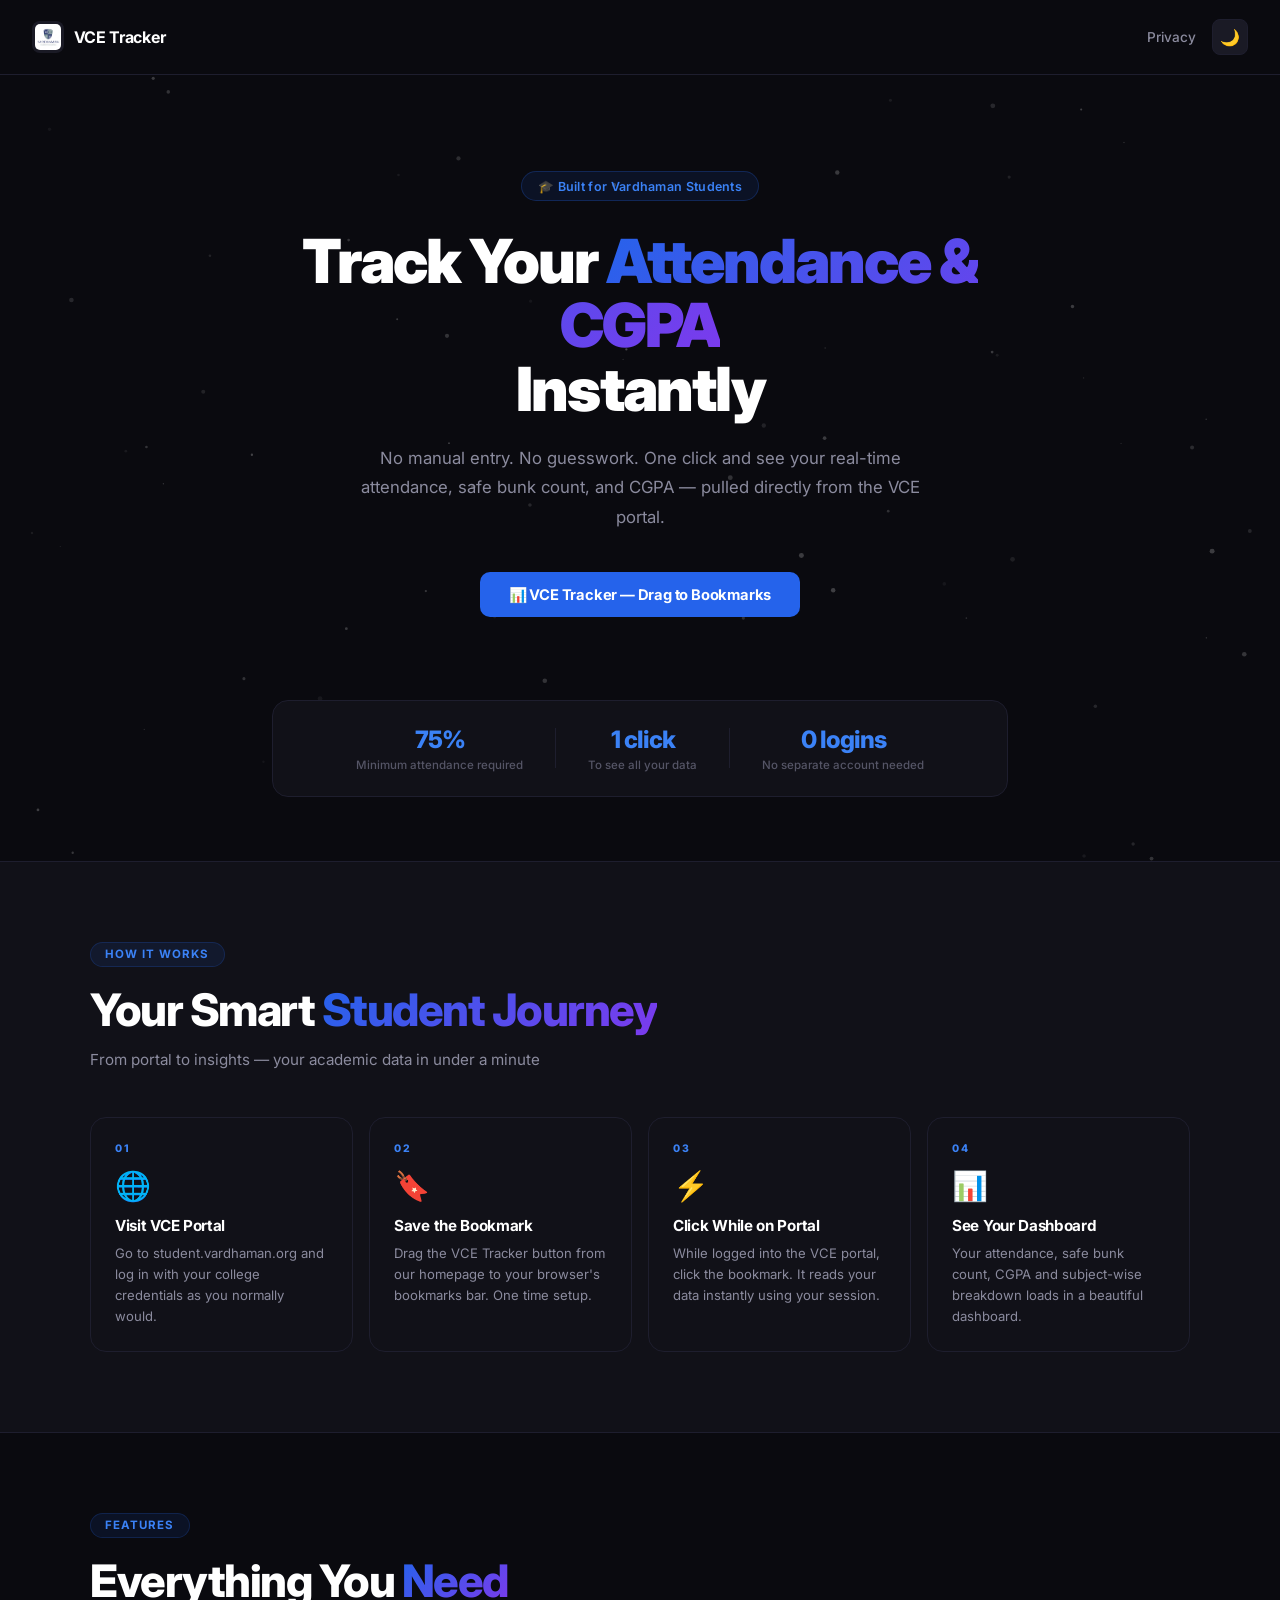
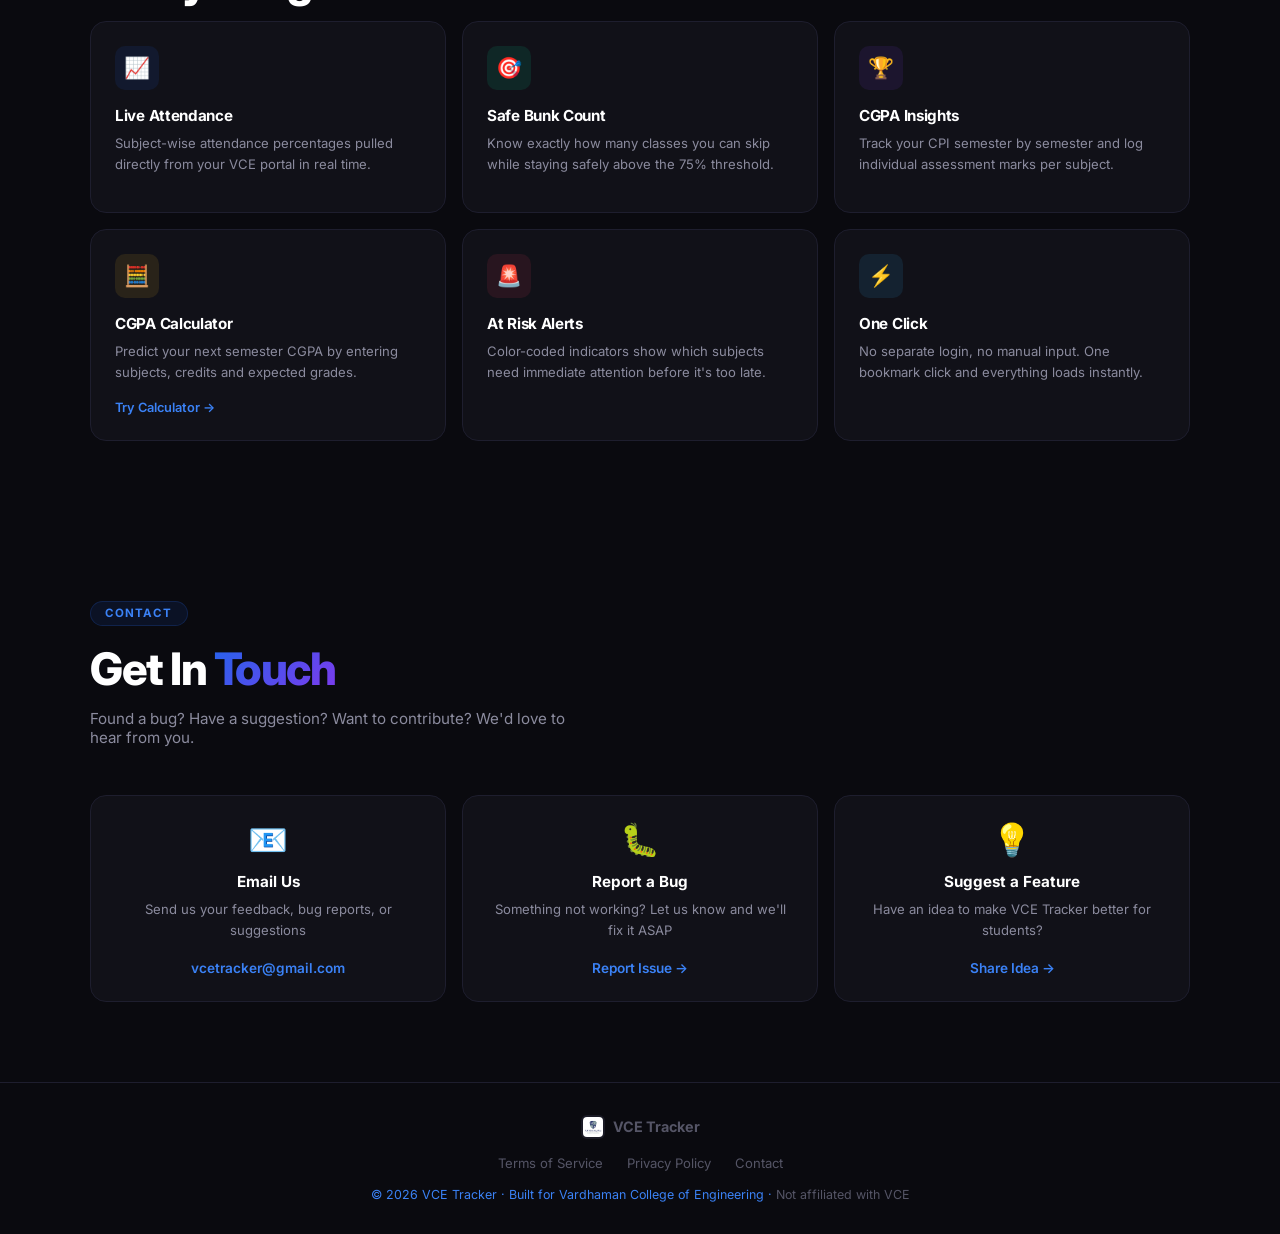
<file: index.html>
<!DOCTYPE html>
<html lang="en" data-theme="dark">
<head>
  <meta charset="UTF-8"/>
  <meta name="viewport" content="width=device-width, initial-scale=1.0"/>
  <title>VCE Tracker | Attendance & CGPA</title>
  <link rel="icon" type="image/png" href="logo.png"/>
  <link href="https://fonts.googleapis.com/css2?family=Inter:wght@300;400;500;600;700;800;900&display=swap" rel="stylesheet"/>
  <link rel="stylesheet" href="style.css"/>
</head>
<body>

  <!-- Particles Canvas -->
  <canvas id="particles" style="position:fixed;top:0;left:0;pointer-events:none;z-index:0;opacity:0.4;"></canvas>

  <!-- Navbar -->
  <nav class="navbar">
    <div class="nav-brand">
      <img src="logo.png" class="nav-logo"/>
      <span class="nav-title">VCE Tracker</span>
    </div>
    <div class="nav-links-row">
  
  <a href="privacy.html" class="nav-link">Privacy</a>
  <button class="theme-toggle" id="themeToggle">🌙</button>
</div>
  </nav>

  <!-- Hero -->
  <section class="hero">
    <div class="hero-inner">
      <div class="hero-badge animate-fade">🎓 Built for Vardhaman Students</div>
      <h1 class="hero-title animate-fade-up">
        Track Your <span class="gradient-text">Attendance & CGPA</span><br/>Instantly
      </h1>
      <p class="hero-sub animate-fade-up delay-1">No manual entry. No guesswork. One click and see your real-time attendance, safe bunk count, and CGPA — pulled directly from the VCE portal.</p>

      <div class="hero-actions animate-fade-up delay-2">
        <a id="bookmarkletBtn" class="btn-primary" href="#">📊 VCE Tracker — Drag to Bookmarks</a>
        
      </div>
      <p id="statusMsg" class="status-msg"></p>

      <!-- Stats row -->
      <div class="hero-stats animate-fade-up delay-3">
        <div class="stat-item">
          <div class="stat-num">75%</div>
          <div class="stat-label">Minimum attendance required</div>
        </div>
        <div class="stat-divider"></div>
        <div class="stat-item">
          <div class="stat-num">1 click</div>
          <div class="stat-label">To see all your data</div>
        </div>
        <div class="stat-divider"></div>
        <div class="stat-item">
          <div class="stat-num">0 logins</div>
          <div class="stat-label">No separate account needed</div>
        </div>
      </div>
    </div>
  </section>

  <!-- How It Works -->
  <section class="how-section">
    <div class="section-inner">
      <div class="section-tag animate-on-scroll">How It Works</div>
      <h2 class="section-title animate-on-scroll">Your Smart <span class="gradient-text">Student Journey</span></h2>
      <p class="section-sub animate-on-scroll">From portal to insights — your academic data in under a minute</p>

      <div class="steps-grid">
        <div class="step-card animate-on-scroll">
          <div class="step-number">01</div>
          <div class="step-icon">🌐</div>
          <h3>Visit VCE Portal</h3>
          <p>Go to student.vardhaman.org and log in with your college credentials as you normally would.</p>
        </div>
        <div class="step-card animate-on-scroll delay-1">
          <div class="step-number">02</div>
          <div class="step-icon">🔖</div>
          <h3>Save the Bookmark</h3>
          <p>Drag the VCE Tracker button from our homepage to your browser's bookmarks bar. One time setup.</p>
        </div>
        <div class="step-card animate-on-scroll delay-2">
          <div class="step-number">03</div>
          <div class="step-icon">⚡</div>
          <h3>Click While on Portal</h3>
          <p>While logged into the VCE portal, click the bookmark. It reads your data instantly using your session.</p>
        </div>
        <div class="step-card animate-on-scroll delay-3">
          <div class="step-number">04</div>
          <div class="step-icon">📊</div>
          <h3>See Your Dashboard</h3>
          <p>Your attendance, safe bunk count, CGPA and subject-wise breakdown loads in a beautiful dashboard.</p>
        </div>
      </div>
    </div>
  </section>

  <!-- Features -->
  <section class="features-section">
    <div class="section-inner">
      <div class="section-tag animate-on-scroll">Features</div>
      <h2 class="section-title animate-on-scroll">Everything You <span class="gradient-text">Need</span></h2>

      <div class="features-grid">
        <div class="feature-card animate-on-scroll">
          <div class="feature-icon-wrap" style="background:rgba(37,99,235,0.1);">📈</div>
          <h3>Live Attendance</h3>
          <p>Subject-wise attendance percentages pulled directly from your VCE portal in real time.</p>
        </div>
        <div class="feature-card animate-on-scroll delay-1">
          <div class="feature-icon-wrap" style="background:rgba(0,229,160,0.1);">🎯</div>
          <h3>Safe Bunk Count</h3>
          <p>Know exactly how many classes you can skip while staying safely above the 75% threshold.</p>
        </div>
        <div class="feature-card animate-on-scroll delay-2">
          <div class="feature-icon-wrap" style="background:rgba(124,58,237,0.1);">🏆</div>
          <h3>CGPA Insights</h3>
          <p>Track your CPI semester by semester and log individual assessment marks per subject.</p>
        </div>
        <div class="feature-card animate-on-scroll delay-3">
          <div class="feature-icon-wrap" style="background:rgba(251,191,36,0.1);">🧮</div>
          <h3>CGPA Calculator</h3>
          <p>Predict your next semester CGPA by entering subjects, credits and expected grades.</p>
          <a href="cgpa.html" class="feature-link">Try Calculator →</a>
        </div>
        <div class="feature-card animate-on-scroll">
          <div class="feature-icon-wrap" style="background:rgba(244,63,94,0.1);">🚨</div>
          <h3>At Risk Alerts</h3>
          <p>Color-coded indicators show which subjects need immediate attention before it's too late.</p>
        </div>
        <div class="feature-card animate-on-scroll delay-1">
          <div class="feature-icon-wrap" style="background:rgba(56,189,248,0.1);">⚡</div>
          <h3>One Click</h3>
          <p>No separate login, no manual input. One bookmark click and everything loads instantly.</p>
        </div>
      </div>
    </div>
  </section>

  <!-- Contact -->
  <section class="contact-section">
    <div class="section-inner">
      <div class="section-tag animate-on-scroll">Contact</div>
      <h2 class="section-title animate-on-scroll">Get In <span class="gradient-text">Touch</span></h2>
      <p class="section-sub animate-on-scroll">Found a bug? Have a suggestion? Want to contribute? We'd love to hear from you.</p>

      <div class="contact-grid animate-on-scroll">
        <div class="contact-card">
          <div class="contact-icon">📧</div>
          <h3>Email Us</h3>
          <p>Send us your feedback, bug reports, or suggestions</p>
          <a href="mailto:vcetracker@gmail.com" class="contact-link">vcetracker@gmail.com</a>
        </div>
        <div class="contact-card">
          <div class="contact-icon">🐛</div>
          <h3>Report a Bug</h3>
          <p>Something not working? Let us know and we'll fix it ASAP</p>
          <a href="mailto:vcetracker@gmail.com?subject=Bug Report" class="contact-link">Report Issue →</a>
        </div>
        <div class="contact-card">
          <div class="contact-icon">💡</div>
          <h3>Suggest a Feature</h3>
          <p>Have an idea to make VCE Tracker better for students?</p>
          <a href="mailto:vcetracker@gmail.com?subject=Feature Request" class="contact-link">Share Idea →</a>
        </div>
      </div>
    </div>
  </section>

  <!-- Footer -->
  <footer class="footer">
    <div class="footer-inner">
      <div class="footer-brand">
        <img src="logo.png" class="footer-logo"/>
        <span class="footer-title">VCE Tracker</span>
      </div>
      <div class="footer-links">
        <a href="terms.html" class="footer-link">Terms of Service</a>
        <a href="privacy.html" class="footer-link">Privacy Policy</a>
        <a href="mailto:vcetracker@gmail.com" class="footer-link">Contact</a>
      </div>
      <p class="footer-copy">© 2026 VCE Tracker · Built for Vardhaman College of Engineering · <span class="footer-accent">Not affiliated with VCE</span></p>
    </div>
  </footer>

  <script src="fetch.js"></script>
  <script>
    // Theme
    const toggle = document.getElementById('themeToggle');
    const saved = localStorage.getItem('site_theme') || 'dark';
    document.documentElement.setAttribute('data-theme', saved);
    toggle.textContent = saved === 'dark' ? '🌙' : '☀️';
    toggle.addEventListener('click', () => {
      const current = document.documentElement.getAttribute('data-theme');
      const next = current === 'dark' ? 'light' : 'dark';
      document.documentElement.setAttribute('data-theme', next);
      toggle.textContent = next === 'dark' ? '🌙' : '☀️';
      localStorage.setItem('site_theme', next);
    });

    

    // Particles
    const canvas = document.getElementById('particles');
    const ctx = canvas.getContext('2d');
    let particles = [];

    function resizeCanvas() {
      canvas.width = window.innerWidth;
      canvas.height = window.innerHeight;
    }

    function createParticles() {
      particles = [];
      for (let i = 0; i < 80; i++) {
        particles.push({
          x: Math.random() * canvas.width,
          y: Math.random() * canvas.height,
          r: Math.random() * 2 + 0.5,
          dx: (Math.random() - 0.5) * 0.3,
          dy: Math.random() * 0.5 + 0.2,
          opacity: Math.random() * 0.5 + 0.1
        });
      }
    }

    function animateParticles() {
      ctx.clearRect(0, 0, canvas.width, canvas.height);
      const isDark = document.documentElement.getAttribute('data-theme') === 'dark';
      particles.forEach(p => {
        ctx.beginPath();
        ctx.arc(p.x, p.y, p.r, 0, Math.PI * 2);
        ctx.fillStyle = isDark
          ? `rgba(255,255,255,${p.opacity})`
          : `rgba(37,99,235,${p.opacity * 0.5})`;
        ctx.fill();
        p.y += p.dy;
        p.x += p.dx;
        if (p.y > canvas.height) { p.y = 0; p.x = Math.random() * canvas.width; }
        if (p.x > canvas.width) p.x = 0;
        if (p.x < 0) p.x = canvas.width;
      });
      requestAnimationFrame(animateParticles);
    }

    resizeCanvas();
    createParticles();
    animateParticles();
    window.addEventListener('resize', () => { resizeCanvas(); createParticles(); });

    // Scroll animations
    const observer = new IntersectionObserver((entries) => {
      entries.forEach(entry => {
        if (entry.isIntersecting) {
          entry.target.classList.add('visible');
        }
      });
    }, { threshold: 0.1 });

    document.querySelectorAll('.animate-on-scroll').forEach(el => observer.observe(el));
  </script>
</body>
</html>
</file>
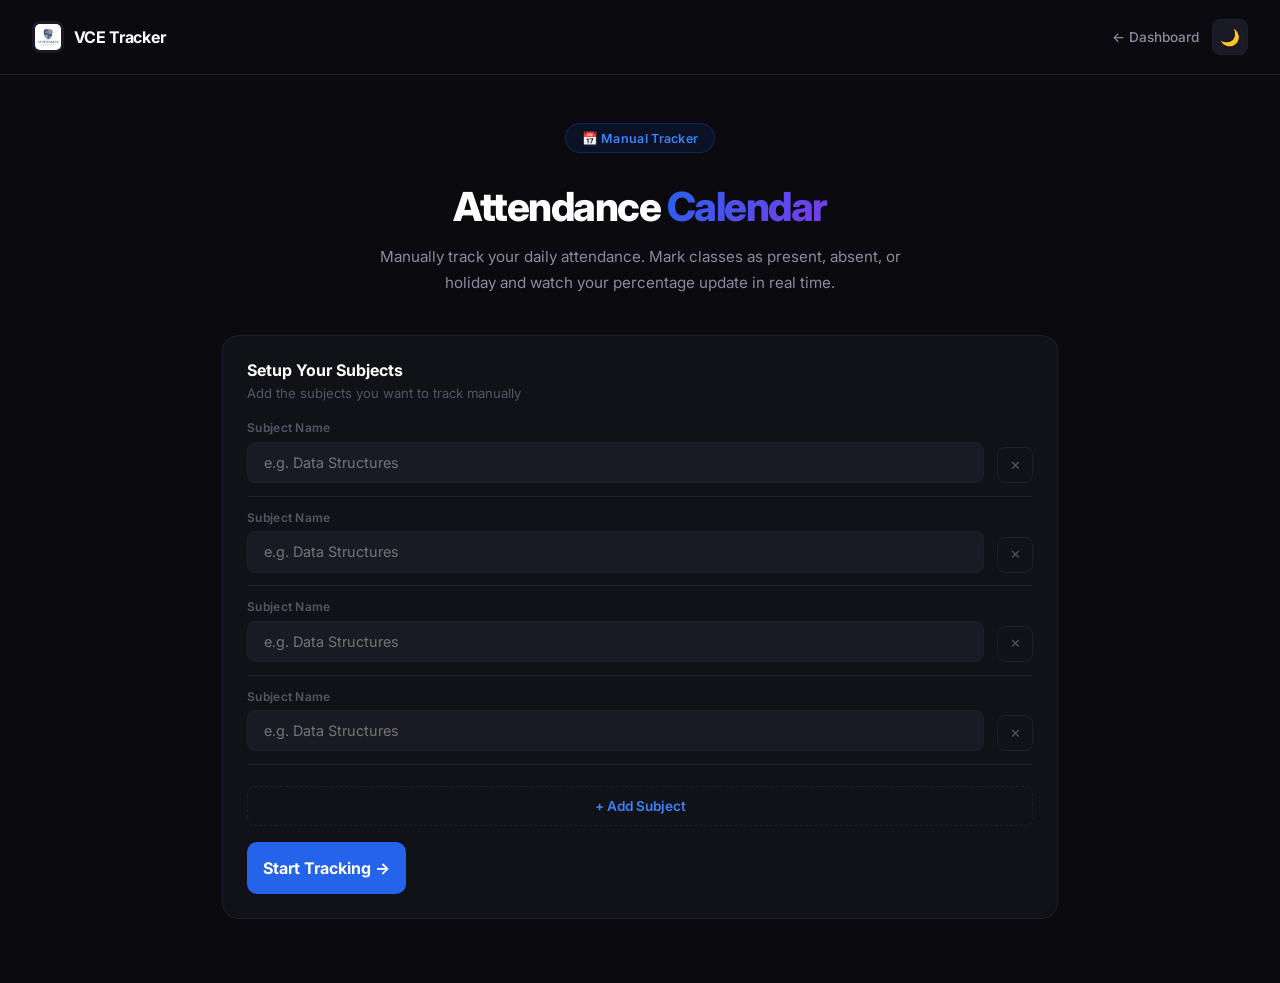
<file: attendance.html>
<!DOCTYPE html>
<html lang="en" data-theme="dark">
<head>
  <meta charset="UTF-8"/>
  <meta name="viewport" content="width=device-width, initial-scale=1.0"/>
  <title>VCE Tracker | Attendance Tracker</title>
  <link rel="icon" type="image/png" href="logo.png"/>
  <link href="https://fonts.googleapis.com/css2?family=Inter:wght@300;400;500;600;700;800;900&display=swap" rel="stylesheet"/>
  <link rel="stylesheet" href="style.css"/>
</head>
<body>

  <nav class="navbar">
    <div class="nav-brand">
      <img src="logo.png" class="nav-logo"/>
      <span class="nav-title">VCE Tracker</span>
    </div>
    <div style="display:flex;gap:0.8rem;align-items:center;">
      <a href="dashboard.html" class="nav-link">← Dashboard</a>
      <button class="theme-toggle" id="themeToggle">🌙</button>
    </div>
  </nav>

  <div class="att-page">

    <!-- Header -->
    <div class="att-header">
      <div class="hero-badge">📅 Manual Tracker</div>
      <h1 class="att-title">Attendance <span class="gradient-text">Calendar</span></h1>
      <p class="att-sub">Manually track your daily attendance. Mark classes as present, absent, or holiday and watch your percentage update in real time.</p>
    </div>

    <!-- Subject Setup -->
    <div class="att-setup" id="attSetup">
      <div class="cgpa-card">
        <div class="cgpa-card-header">
          <h3>Setup Your Subjects</h3>
          <p>Add the subjects you want to track manually</p>
        </div>
        <div id="setupSubjects"></div>
        <button class="add-subject-btn" id="addSubjectSetupBtn">+ Add Subject</button>
        <button class="calculate-btn" style="margin-top:1rem;" id="startTrackingBtn">Start Tracking →</button>
      </div>
    </div>

    <!-- Main Tracker -->
    <div class="att-tracker" id="attTracker" style="display:none;">

      <!-- Early Semester Warning -->
      <div class="early-warning" id="earlyWarning" style="display:none;">
        <div class="warning-icon">⚡</div>
        <div>
          <div class="warning-title">Early Semester — Every Class Counts More!</div>
          <div class="warning-sub" id="warningText"></div>
        </div>
      </div>

      <!-- Subject Tabs -->
      <div class="subject-tabs" id="subjectTabs"></div>

      <!-- Stats Row -->
      <div class="att-stats" id="attStats"></div>

      <!-- Calendar -->
      <div class="cgpa-card" style="margin-top:1rem;">
        <div style="display:flex;justify-content:space-between;align-items:center;margin-bottom:1.2rem;">
          <div>
            <div class="dash-section-label" style="margin:0;">Calendar</div>
            <div id="calMonthLabel" style="font-size:1.1rem;font-weight:700;margin-top:0.2rem;"></div>
          </div>
          <div style="display:flex;gap:0.5rem;">
            <button class="cal-nav-btn" id="prevMonth">←</button>
            <button class="cal-nav-btn" id="nextMonth">→</button>
          </div>
        </div>

        <!-- Day headers -->
        <div class="cal-days-header">
          <span>Sun</span><span>Mon</span><span>Tue</span><span>Wed</span><span>Thu</span><span>Fri</span><span>Sat</span>
        </div>

        <!-- Calendar grid -->
        <div class="cal-grid" id="calGrid"></div>

        <!-- Legend -->
        <div class="cal-legend">
          <span class="legend-item"><span class="legend-dot present"></span>Present</span>
          <span class="legend-item"><span class="legend-dot absent"></span>Absent</span>
          <span class="legend-item"><span class="legend-dot holiday"></span>Holiday/No class</span>
          <span class="legend-item"><span class="legend-dot unmarked"></span>Not marked</span>
        </div>
      </div>

      <!-- Impact Calculator -->
      <div class="cgpa-card" style="margin-top:1rem;">
        <div class="cgpa-card-header">
          <h3>📈 Attendance Impact Calculator</h3>
          <p>See how much each class affects your percentage at different stages</p>
        </div>
        <div class="impact-grid" id="impactGrid"></div>
      </div>

      <!-- Reset -->
      <div style="text-align:center;margin-top:2rem;">
        <button class="signout-btn" id="resetTrackerBtn">Reset & Change Subjects</button>
      </div>

    </div>
  </div>

  <script>
    // Theme
    const toggle = document.getElementById('themeToggle');
    const saved = localStorage.getItem('site_theme') || 'dark';
    document.documentElement.setAttribute('data-theme', saved);
    toggle.textContent = saved === 'dark' ? '🌙' : '☀️';
    toggle.addEventListener('click', () => {
      const current = document.documentElement.getAttribute('data-theme');
      const next = current === 'dark' ? 'light' : 'dark';
      document.documentElement.setAttribute('data-theme', next);
      toggle.textContent = next === 'dark' ? '🌙' : '☀️';
      localStorage.setItem('site_theme', next);
    });

    let subjects = [];
    let currentSubjectIndex = 0;
    let currentYear = new Date().getFullYear();
    let currentMonth = new Date().getMonth();

    const STORAGE_KEY = 'vce_manual_attendance';

    function getAttendanceData() {
      return JSON.parse(localStorage.getItem(STORAGE_KEY) || '{}');
    }

    function saveAttendanceData(data) {
      localStorage.setItem(STORAGE_KEY, JSON.stringify(data));
    }

    function getSubjectKey(subjectName, year, month, day) {
      return `${subjectName}_${year}_${month}_${day}`;
    }

    // Setup subjects
    let setupCount = 0;
    function addSetupSubject(name = '') {
      setupCount++;
      const div = document.createElement('div');
      div.className = 'subject-input-row';
      div.id = `setup-${setupCount}`;
      div.innerHTML = `
        <div class="form-group flex2">
          <label>Subject Name</label>
          <input type="text" placeholder="e.g. Data Structures" class="setup-sub-name" value="${name}"/>
        </div>
        <button class="remove-btn" onclick="this.parentElement.remove()">✕</button>
      `;
      document.getElementById('setupSubjects').appendChild(div);
    }

    document.getElementById('addSubjectSetupBtn').addEventListener('click', () => addSetupSubject());

    document.getElementById('startTrackingBtn').addEventListener('click', () => {
      const names = [...document.querySelectorAll('.setup-sub-name')]
        .map(i => i.value.trim())
        .filter(Boolean);

      if (!names.length) { alert('Add at least one subject!'); return; }

      subjects = names;
      localStorage.setItem('vce_tracker_subjects', JSON.stringify(subjects));
      document.getElementById('attSetup').style.display = 'none';
      document.getElementById('attTracker').style.display = 'block';
      initTracker();
    });

    function initTracker() {
      renderSubjectTabs();
      renderStats();
      renderCalendar();
      renderImpactGrid();
      checkEarlyWarning();
    }

    function renderSubjectTabs() {
      document.getElementById('subjectTabs').innerHTML = subjects.map((s, i) => `
        <button class="subject-tab ${i === currentSubjectIndex ? 'active' : ''}" onclick="switchSubject(${i})">${s}</button>
      `).join('');
    }

    window.switchSubject = function(i) {
      currentSubjectIndex = i;
      renderSubjectTabs();
      renderStats();
      renderCalendar();
      renderImpactGrid();
      checkEarlyWarning();
    }

    function getSubjectStats(subjectName) {
      const data = getAttendanceData();
      let present = 0, absent = 0;

      Object.keys(data).forEach(key => {
        if (key.startsWith(subjectName + '_')) {
          if (data[key] === 'present') present++;
          else if (data[key] === 'absent') absent++;
        }
      });

      const total = present + absent;
      const pct = total > 0 ? Math.round((present / total) * 100) : 0;
      return { present, absent, total, pct };
    }

    function renderStats() {
      const s = subjects[currentSubjectIndex];
      const stats = getSubjectStats(s);
      const color = stats.pct >= 85 ? '#00e5a0' : stats.pct >= 75 ? '#fbbf24' : '#f43f5e';
      const status = stats.pct >= 85 ? '🟢 Safe' : stats.pct >= 75 ? '🟡 Borderline' : '🔴 At Risk';

      const safeBunks = stats.pct >= 75
        ? Math.floor((stats.present - 0.75 * stats.total) / 0.75)
        : 0;
      const needed = stats.pct < 75 && stats.total > 0
        ? Math.ceil((0.75 * stats.total - stats.present) / 0.25)
        : 0;

      document.getElementById('attStats').innerHTML = `
        <div class="att-stat-card">
          <div class="att-stat-num" style="color:${color}">${stats.pct}%</div>
          <div class="att-stat-label">Attendance</div>
          <div style="font-size:0.75rem;color:${color};margin-top:0.2rem;">${status}</div>
        </div>
        <div class="att-stat-card">
          <div class="att-stat-num" style="color:#00e5a0">${stats.present}</div>
          <div class="att-stat-label">Present</div>
        </div>
        <div class="att-stat-card">
          <div class="att-stat-num" style="color:#f43f5e">${stats.absent}</div>
          <div class="att-stat-label">Absent</div>
        </div>
        <div class="att-stat-card">
          <div class="att-stat-num">${stats.total}</div>
          <div class="att-stat-label">Total Classes</div>
        </div>
        <div class="att-stat-card">
          <div class="att-stat-num" style="color:${safeBunks > 0 ? '#00e5a0' : '#f43f5e'}">
            ${safeBunks > 0 ? safeBunks : needed}
          </div>
          <div class="att-stat-label">${safeBunks > 0 ? 'Safe Bunks' : 'Classes Needed'}</div>
        </div>
      `;
    }

    function renderCalendar() {
      const months = ['January','February','March','April','May','June','July','August','September','October','November','December'];
      document.getElementById('calMonthLabel').textContent = `${months[currentMonth]} ${currentYear}`;

      const data = getAttendanceData();
      const subject = subjects[currentSubjectIndex];
      const firstDay = new Date(currentYear, currentMonth, 1).getDay();
      const daysInMonth = new Date(currentYear, currentMonth + 1, 0).getDate();
      const today = new Date();

      let html = '';

      // Empty cells before first day
      for (let i = 0; i < firstDay; i++) {
        html += `<div class="cal-cell empty"></div>`;
      }

      for (let d = 1; d <= daysInMonth; d++) {
        const key = getSubjectKey(subject, currentYear, currentMonth, d);
        const status = data[key] || 'none';
        const isToday = today.getDate() === d && today.getMonth() === currentMonth && today.getFullYear() === currentYear;
        const isFuture = new Date(currentYear, currentMonth, d) > today;

        html += `
          <div class="cal-cell ${status} ${isToday ? 'today' : ''} ${isFuture ? 'future' : ''}"
               onclick="${isFuture ? '' : `cycleStatus('${key}')`}">
            <span class="cal-date">${d}</span>
            <span class="cal-status-icon">
              ${status === 'present' ? '✓' : status === 'absent' ? '✗' : status === 'holiday' ? '—' : ''}
            </span>
          </div>
        `;
      }

      document.getElementById('calGrid').innerHTML = html;
    }

    window.cycleStatus = function(key) {
      const data = getAttendanceData();
      const current = data[key] || 'none';
      const next = current === 'none' ? 'present' : current === 'present' ? 'absent' : current === 'absent' ? 'holiday' : 'none';
      if (next === 'none') delete data[key];
      else data[key] = next;
      saveAttendanceData(data);
      renderStats();
      renderCalendar();
      renderImpactGrid();
      checkEarlyWarning();
    }

    function renderImpactGrid() {
      const stats = getSubjectStats(subjects[currentSubjectIndex]);
      const scenarios = [10, 20, 30, 50, 75, 100];

      document.getElementById('impactGrid').innerHTML = scenarios.map(total => {
        const attended = Math.round((stats.pct / 100) * (stats.total || total));
        const currentPct = stats.total > 0 ? stats.pct : Math.round((attended / total) * 100);
        const afterAttend = Math.round(((attended + 1) / (total + 1)) * 100);
        const afterAbsent = Math.round((attended / (total + 1)) * 100);
        const impact = afterAttend - (stats.total > 0 ? currentPct : Math.round((attended / total) * 100));

        return `
          <div class="impact-card">
            <div class="impact-total">${total} classes</div>
            <div class="impact-row">
              <span class="impact-label">Attend 1 more</span>
              <span class="impact-val green">+${impact}%</span>
            </div>
            <div class="impact-row">
              <span class="impact-label">Miss 1 class</span>
              <span class="impact-val red">-${(stats.total > 0 ? currentPct : Math.round((attended/total)*100)) - afterAbsent}%</span>
            </div>
          </div>
        `;
      }).join('');
    }

    function checkEarlyWarning() {
      const stats = getSubjectStats(subjects[currentSubjectIndex]);
      const warning = document.getElementById('earlyWarning');

      if (stats.total < 20) {
        const impactPerClass = stats.total > 0
          ? Math.round((1 / (stats.total + 1)) * 100)
          : 10;
        document.getElementById('warningText').textContent =
          `You've had ${stats.total} classes so far. Each class you attend now changes your percentage by ~${impactPerClass}%. This impact will shrink as the semester progresses.`;
        warning.style.display = 'flex';
      } else {
        warning.style.display = 'none';
      }
    }

    // Calendar navigation
    document.getElementById('prevMonth').addEventListener('click', () => {
      currentMonth--;
      if (currentMonth < 0) { currentMonth = 11; currentYear--; }
      renderCalendar();
    });

    document.getElementById('nextMonth').addEventListener('click', () => {
      currentMonth++;
      if (currentMonth > 11) { currentMonth = 0; currentYear++; }
      renderCalendar();
    });

    document.getElementById('resetTrackerBtn').addEventListener('click', () => {
      if (confirm('Reset subjects? Your attendance data will be kept.')) {
        localStorage.removeItem('vce_tracker_subjects');
        document.getElementById('attTracker').style.display = 'none';
        document.getElementById('attSetup').style.display = 'block';
        document.getElementById('setupSubjects').innerHTML = '';
        setupCount = 0;
        for (let i = 0; i < 4; i++) addSetupSubject();
      }
    });

    // Init
    const savedSubjects = localStorage.getItem('vce_tracker_subjects');
    if (savedSubjects) {
      subjects = JSON.parse(savedSubjects);
      document.getElementById('attSetup').style.display = 'none';
      document.getElementById('attTracker').style.display = 'block';
      initTracker();
    } else {
      for (let i = 0; i < 4; i++) addSetupSubject();
    }
  </script>
</body>
</html>
</file>
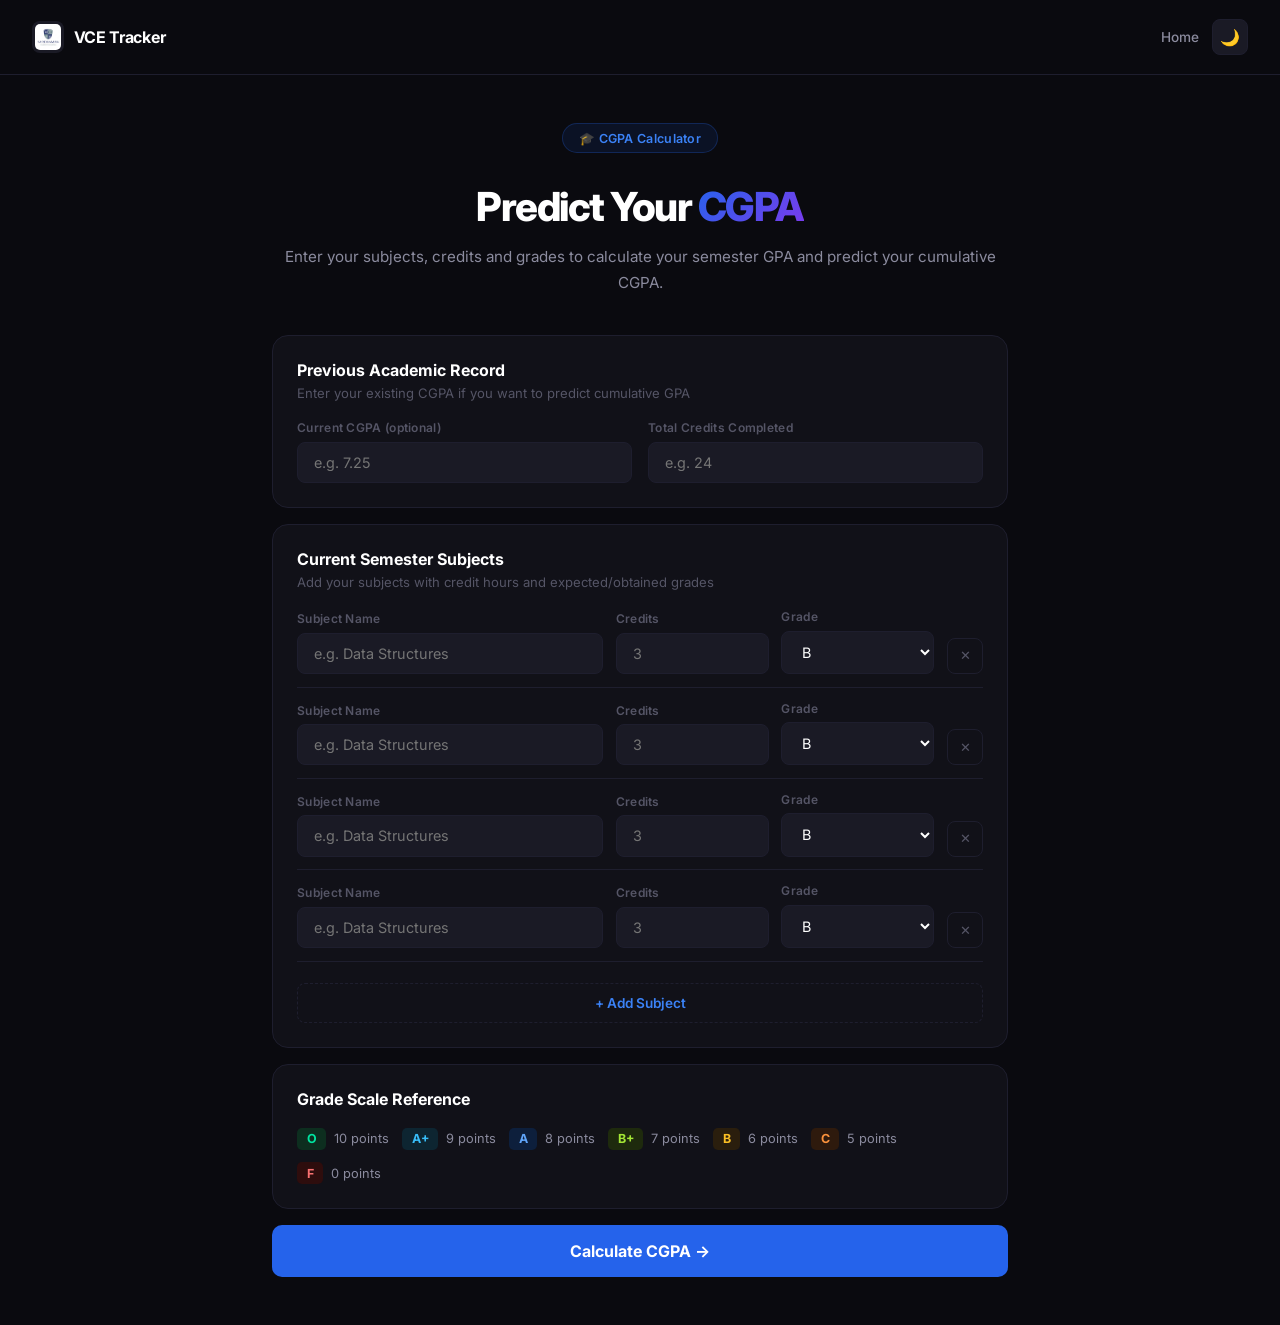
<file: cgpa.html>
<!DOCTYPE html>
<html lang="en" data-theme="dark">
<head>
  <meta charset="UTF-8"/>
  <meta name="viewport" content="width=device-width, initial-scale=1.0"/>
  <title>VCE Tracker | CGPA Calculator</title>
  <link rel="icon" type="image/png" href="logo.png"/>
  <link href="https://fonts.googleapis.com/css2?family=Inter:wght@300;400;500;600;700;800;900&display=swap" rel="stylesheet"/>
  <link rel="stylesheet" href="style.css"/>
</head>
<body>

  <nav class="navbar">
    <div class="nav-brand">
      <img src="logo.png" class="nav-logo"/>
      <span class="nav-title">VCE Tracker</span>
    </div>
    <div style="display:flex;gap:0.8rem;align-items:center;">
      <a href="index.html" class="nav-link">Home</a>
      <button class="theme-toggle" id="themeToggle">🌙</button>
    </div>
  </nav>

  <div class="cgpa-page">
    <div class="cgpa-hero">
      <div class="hero-badge">🎓 CGPA Calculator</div>
      <h1 class="cgpa-title">Predict Your <span class="gradient-text">CGPA</span></h1>
      <p class="cgpa-sub">Enter your subjects, credits and grades to calculate your semester GPA and predict your cumulative CGPA.</p>
    </div>

    <div class="cgpa-container">

      <!-- Previous CGPA -->
      <div class="cgpa-card">
        <div class="cgpa-card-header">
          <h3>Previous Academic Record</h3>
          <p>Enter your existing CGPA if you want to predict cumulative GPA</p>
        </div>
        <div class="prev-cgpa-row">
          <div class="form-group">
            <label>Current CGPA (optional)</label>
            <input type="number" id="prevCgpa" placeholder="e.g. 7.25" min="0" max="10" step="0.01"/>
          </div>
          <div class="form-group">
            <label>Total Credits Completed</label>
            <input type="number" id="prevCredits" placeholder="e.g. 24" min="0"/>
          </div>
        </div>
      </div>

      <!-- Subjects -->
      <div class="cgpa-card">
        <div class="cgpa-card-header">
          <h3>Current Semester Subjects</h3>
          <p>Add your subjects with credit hours and expected/obtained grades</p>
        </div>

        <div id="subjectRows"></div>

        <button class="add-subject-btn" id="addSubjectBtn">+ Add Subject</button>
      </div>

      <!-- Grade Scale -->
      <div class="cgpa-card">
        <div class="cgpa-card-header">
          <h3>Grade Scale Reference</h3>
        </div>
        <div class="grade-scale">
          <div class="grade-item"><span class="grade-badge" style="background:#0d2e1f;color:#00e5a0;">O</span><span>10 points</span></div>
          <div class="grade-item"><span class="grade-badge" style="background:#0d2531;color:#38bdf8;">A+</span><span>9 points</span></div>
          <div class="grade-item"><span class="grade-badge" style="background:#0d1f3c;color:#60a5fa;">A</span><span>8 points</span></div>
          <div class="grade-item"><span class="grade-badge" style="background:#1e2a0d;color:#a3e635;">B+</span><span>7 points</span></div>
          <div class="grade-item"><span class="grade-badge" style="background:#2a1e0d;color:#fbbf24;">B</span><span>6 points</span></div>
          <div class="grade-item"><span class="grade-badge" style="background:#2e1a0d;color:#fb923c;">C</span><span>5 points</span></div>
          <div class="grade-item"><span class="grade-badge" style="background:#2e0d0d;color:#f87171;">F</span><span>0 points</span></div>
        </div>
      </div>

      <!-- Calculate Button -->
      <button class="calculate-btn" id="calculateBtn">Calculate CGPA →</button>

      <!-- Results -->
      <div class="cgpa-result" id="cgpaResult" style="display:none;">
        <div class="result-grid">
          <div class="result-card">
            <div class="result-label">Semester GPA</div>
            <div class="result-value" id="semGpa">--</div>
            <div class="result-sub">This semester</div>
          </div>
          <div class="result-card">
            <div class="result-label">Cumulative CGPA</div>
            <div class="result-value green" id="cumCgpa">--</div>
            <div class="result-sub">Overall</div>
          </div>
          <div class="result-card">
            <div class="result-label">Total Credits</div>
            <div class="result-value" id="totalCredits">--</div>
            <div class="result-sub">Completed</div>
          </div>
        </div>
        <div class="result-message" id="resultMessage"></div>
      </div>

    </div>
  </div>

  <script>
    const gradePoints = { 'O': 10, 'A+': 9, 'A': 8, 'B+': 7, 'B': 6, 'C': 5, 'F': 0 };
    let subjectCount = 0;

    function addSubject() {
      subjectCount++;
      const row = document.createElement('div');
      row.className = 'subject-input-row';
      row.id = `subject-${subjectCount}`;
      row.innerHTML = `
        <div class="form-group flex2">
          <label>Subject Name</label>
          <input type="text" placeholder="e.g. Data Structures" class="sub-name"/>
        </div>
        <div class="form-group">
          <label>Credits</label>
          <input type="number" placeholder="3" min="1" max="5" class="sub-credits"/>
        </div>
        <div class="form-group">
          <label>Grade</label>
          <select class="sub-grade">
            <option>O</option>
            <option>A+</option>
            <option>A</option>
            <option>B+</option>
            <option selected>B</option>
            <option>C</option>
            <option>F</option>
          </select>
        </div>
        <button class="remove-btn" onclick="this.parentElement.remove()">✕</button>
      `;
      document.getElementById('subjectRows').appendChild(row);
    }

    function calculate() {
      const rows = document.querySelectorAll('.subject-input-row');
      if (!rows.length) { alert('Add at least one subject!'); return; }

      let totalPoints = 0;
      let totalCredits = 0;

      rows.forEach(row => {
        const credits = parseFloat(row.querySelector('.sub-credits').value) || 0;
        const grade = row.querySelector('.sub-grade').value;
        const points = gradePoints[grade] || 0;
        totalPoints += credits * points;
        totalCredits += credits;
      });

      const semGpa = totalCredits > 0 ? (totalPoints / totalCredits).toFixed(2) : 0;

      const prevCgpa = parseFloat(document.getElementById('prevCgpa').value) || 0;
      const prevCredits = parseFloat(document.getElementById('prevCredits').value) || 0;

      let cumCgpa = semGpa;
      let allCredits = totalCredits;

      if (prevCgpa && prevCredits) {
        const totalPts = (prevCgpa * prevCredits) + totalPoints;
        allCredits = prevCredits + totalCredits;
        cumCgpa = (totalPts / allCredits).toFixed(2);
      }

      document.getElementById('semGpa').textContent = semGpa;
      document.getElementById('cumCgpa').textContent = cumCgpa;
      document.getElementById('totalCredits').textContent = allCredits;

      const msg = document.getElementById('resultMessage');
      if (cumCgpa >= 9) msg.innerHTML = '🏆 Outstanding! You\'re in the top tier.';
      else if (cumCgpa >= 8) msg.innerHTML = '🎯 Excellent performance! Keep it up.';
      else if (cumCgpa >= 7) msg.innerHTML = '✅ Good job! Room to push higher.';
      else if (cumCgpa >= 6) msg.innerHTML = '⚠️ Average. Focus on improvement next sem.';
      else msg.innerHTML = '📚 Below average. Attend more classes and study harder.';

      document.getElementById('cgpaResult').style.display = 'block';
      document.getElementById('cgpaResult').scrollIntoView({ behavior: 'smooth' });
    }

    document.getElementById('addSubjectBtn').addEventListener('click', addSubject);
    document.getElementById('calculateBtn').addEventListener('click', calculate);

    // Add 4 subjects by default
    for (let i = 0; i < 4; i++) addSubject();

    // Theme
    const toggle = document.getElementById('themeToggle');
    const saved = localStorage.getItem('site_theme') || 'dark';
    document.documentElement.setAttribute('data-theme', saved);
    toggle.textContent = saved === 'dark' ? '🌙' : '☀️';
    toggle.addEventListener('click', () => {
      const current = document.documentElement.getAttribute('data-theme');
      const next = current === 'dark' ? 'light' : 'dark';
      document.documentElement.setAttribute('data-theme', next);
      toggle.textContent = next === 'dark' ? '🌙' : '☀️';
      localStorage.setItem('site_theme', next);
    });
  </script>
</body>
</html>
</file>
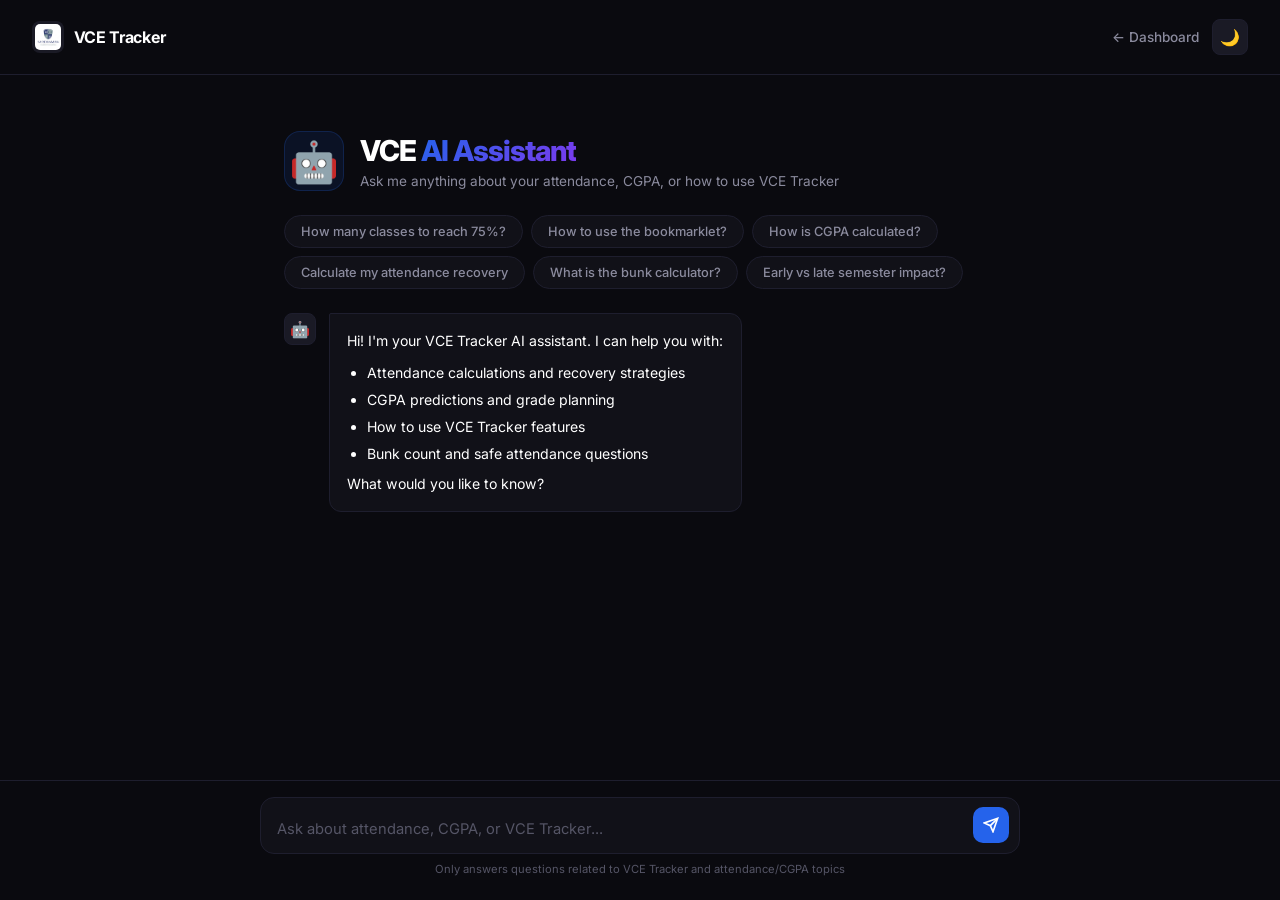
<file: chat.html>
<!DOCTYPE html>
<html lang="en" data-theme="dark">
<head>
  <meta charset="UTF-8"/>
  <meta name="viewport" content="width=device-width, initial-scale=1.0"/>
  <title>VCE Tracker | AI Assistant</title>
  <link rel="icon" type="image/png" href="logo.png"/>
  <link href="https://fonts.googleapis.com/css2?family=Inter:wght@300;400;500;600;700;800;900&display=swap" rel="stylesheet"/>
  <link rel="stylesheet" href="style.css"/>
</head>
<body>

  <nav class="navbar">
    <div class="nav-brand">
      <img src="logo.png" class="nav-logo"/>
      <span class="nav-title">VCE Tracker</span>
    </div>
    <div style="display:flex;gap:0.8rem;align-items:center;">
      <a href="dashboard.html" class="nav-link">← Dashboard</a>
      <button class="theme-toggle" id="themeToggle">🌙</button>
    </div>
  </nav>

  <div class="chat-page">

    <!-- Header -->
    <div class="chat-header">
      <div class="chat-avatar">🤖</div>
      <div>
        <h1 class="chat-title">VCE <span class="gradient-text">AI Assistant</span></h1>
        <p class="chat-sub">Ask me anything about your attendance, CGPA, or how to use VCE Tracker</p>
      </div>
    </div>

    <!-- Suggestions -->
    <div class="suggestions" id="suggestions">
      <button class="suggestion-chip" data-q="How many classes do I need to attend to reach 75% attendance?">How many classes to reach 75%?</button>
      <button class="suggestion-chip" data-q="How do I use the bookmarklet to fetch my data?">How to use the bookmarklet?</button>
      <button class="suggestion-chip" data-q="How is CGPA calculated in VCE?">How is CGPA calculated?</button>
      <button class="suggestion-chip" data-q="If I have 60% attendance with 50 total classes, how many do I need to attend to reach 75%?">Calculate my attendance recovery</button>
      <button class="suggestion-chip" data-q="What does the bunk calculator do?">What is the bunk calculator?</button>
      <button class="suggestion-chip" data-q="How does attendance impact change early vs late semester?">Early vs late semester impact?</button>
    </div>

    <!-- Messages -->
    <div class="chat-messages" id="chatMessages">
      <div class="chat-message assistant">
        <div class="message-avatar">🤖</div>
        <div class="message-content">
          <p>Hi! I'm your VCE Tracker AI assistant. I can help you with:</p>
          <ul>
            <li>Attendance calculations and recovery strategies</li>
            <li>CGPA predictions and grade planning</li>
            <li>How to use VCE Tracker features</li>
            <li>Bunk count and safe attendance questions</li>
          </ul>
          <p>What would you like to know?</p>
        </div>
      </div>
    </div>

    <!-- Input -->
    <div class="chat-input-area">
      <div class="chat-input-box">
        <textarea 
          id="chatInput" 
          placeholder="Ask about attendance, CGPA, or VCE Tracker..." 
          rows="1"
          maxlength="500"
        ></textarea>
        <button class="chat-send-btn" id="sendBtn">
          <svg width="16" height="16" viewBox="0 0 24 24" fill="none" stroke="currentColor" stroke-width="2.5">
            <line x1="22" y1="2" x2="11" y2="13"></line>
            <polygon points="22 2 15 22 11 13 2 9 22 2"></polygon>
          </svg>
        </button>
      </div>
      <p class="chat-disclaimer">Only answers questions related to VCE Tracker and attendance/CGPA topics</p>
    </div>

  </div>

  <script>
    // Theme
    const toggle = document.getElementById('themeToggle');
    const saved = localStorage.getItem('site_theme') || 'dark';
    document.documentElement.setAttribute('data-theme', saved);
    toggle.textContent = saved === 'dark' ? '🌙' : '☀️';
    toggle.addEventListener('click', () => {
      const current = document.documentElement.getAttribute('data-theme');
      const next = current === 'dark' ? 'light' : 'dark';
      document.documentElement.setAttribute('data-theme', next);
      toggle.textContent = next === 'dark' ? '🌙' : '☀️';
      localStorage.setItem('site_theme', next);
    });

    const SYSTEM_PROMPT = `You are a smart AI assistant for VCE Tracker — a web tool built for Vardhaman College of Engineering students to track their attendance and CGPA.

You ONLY answer questions related to:
1. Attendance calculations, percentages, recovery strategies
2. CGPA calculations, grade points, semester GPA
3. How to use VCE Tracker features (bookmarklet, dashboard, bunk calculator, CGPA calculator, manual attendance tracker)
4. General academic advice for VCE students (study tips, exam prep)
5. Answering math questions about attendance like "If I have X% with Y classes, how many do I need to attend to reach Z%?"

VCE Tracker features:
- Bookmarklet: drag to browser bar, click while on student.vardhaman.org to fetch live data
- Dashboard: shows attendance %, safe bunk count, CGPA, subject-wise breakdown
- Bunk Calculator: select a subject to see how many classes you can safely skip
- CGPA Calculator: enter subjects, credits, grades to predict your GPA
- Manual Attendance Tracker: calendar to manually mark present/absent/holiday per subject
- AI Assistant: that's you!

Attendance rules at VCE:
- Minimum 75% attendance required to sit for exams
- Formula: (Classes Attended / Total Classes) × 100
- To recover attendance: Classes Needed = (0.75 × Total - Attended) / 0.25
- Safe bunks formula: (Attended - 0.75 × Total) / 0.75

Grade points at VCE:
- O = 10, A+ = 9, A = 8, B+ = 7, B = 6, C = 5, F = 0
- SGPA = Sum(Grade Points × Credits) / Sum(Credits)

If someone asks something completely unrelated (movies, cooking, general knowledge, politics, etc.), politely decline and redirect them to attendance/CGPA topics.

Keep responses concise, clear, and helpful. Use numbers and formulas when relevant. Be friendly and encouraging to students.`;

    let messages = [];
    let isLoading = false;

    const chatMessages = document.getElementById('chatMessages');
    const chatInput = document.getElementById('chatInput');
    const sendBtn = document.getElementById('sendBtn');

    // Auto resize textarea
    chatInput.addEventListener('input', () => {
      chatInput.style.height = 'auto';
      chatInput.style.height = Math.min(chatInput.scrollHeight, 120) + 'px';
    });

    // Send on Enter (not Shift+Enter)
    chatInput.addEventListener('keydown', (e) => {
      if (e.key === 'Enter' && !e.shiftKey) {
        e.preventDefault();
        sendMessage();
      }
    });

    sendBtn.addEventListener('click', sendMessage);

    // Suggestion chips
    document.querySelectorAll('.suggestion-chip').forEach(chip => {
      chip.addEventListener('click', () => {
        chatInput.value = chip.dataset.q;
        document.getElementById('suggestions').style.display = 'none';
        sendMessage();
      });
    });

    function addMessage(role, content, isStreaming = false) {
      const div = document.createElement('div');
      div.className = `chat-message ${role} ${isStreaming ? 'streaming' : ''}`;

      const avatar = document.createElement('div');
      avatar.className = 'message-avatar';
      avatar.textContent = role === 'assistant' ? '🤖' : '👤';

      const contentDiv = document.createElement('div');
      contentDiv.className = 'message-content';
      contentDiv.innerHTML = formatMessage(content);

      div.appendChild(avatar);
      div.appendChild(contentDiv);
      chatMessages.appendChild(div);
      scrollToBottom();
      return contentDiv;
    }

    function formatMessage(text) {
      return text
        .replace(/\*\*(.*?)\*\*/g, '<strong>$1</strong>')
        .replace(/\*(.*?)\*/g, '<em>$1</em>')
        .replace(/`(.*?)`/g, '<code>$1</code>')
        .replace(/\n\n/g, '</p><p>')
        .replace(/\n/g, '<br/>')
        .replace(/^/, '<p>')
        .replace(/$/, '</p>');
    }

    function scrollToBottom() {
      chatMessages.scrollTop = chatMessages.scrollHeight;
    }

    function setLoading(loading) {
      isLoading = loading;
      sendBtn.disabled = loading;
      chatInput.disabled = loading;
      sendBtn.innerHTML = loading
        ? '<div class="send-spinner"></div>'
        : '<svg width="16" height="16" viewBox="0 0 24 24" fill="none" stroke="currentColor" stroke-width="2.5"><line x1="22" y1="2" x2="11" y2="13"></line><polygon points="22 2 15 22 11 13 2 9 22 2"></polygon></svg>';
    }

    async function sendMessage() {
      const text = chatInput.value.trim();
      if (!text || isLoading) return;

      // Hide suggestions after first message
      document.getElementById('suggestions').style.display = 'none';

      // Add user message
      addMessage('user', text);
      messages.push({ role: 'user', content: text });
      chatInput.value = '';
      chatInput.style.height = 'auto';

      setLoading(true);

      // Add streaming assistant message
      const contentDiv = addMessage('assistant', '', true);
      let fullResponse = '';

      try {
        const response = await fetch('/api/chat', {
          method: 'POST',
          headers: { 'Content-Type': 'application/json' },
          body: JSON.stringify({ messages, systemPrompt: SYSTEM_PROMPT })
        });

        if (!response.ok) {
  const errText = await response.text();
  throw new Error(`API error ${response.status}: ${errText}`);
}

        const reader = response.body.getReader();
        const decoder = new TextDecoder();

        while (true) {
          const { done, value } = await reader.read();
          if (done) break;

          const chunk = decoder.decode(value);
          const lines = chunk.split('\n');

          for (const line of lines) {
            if (line.startsWith('data: ')) {
              const data = line.slice(6).trim();
              if (data === '[DONE]') continue;
              try {
                const parsed = JSON.parse(data);
                const text = parsed.candidates?.[0]?.content?.parts?.[0]?.text || '';
                if (text) {
                  fullResponse += text;
                  contentDiv.innerHTML = formatMessage(fullResponse);
                  scrollToBottom();
                }
              } catch {}
            }
          }
        }

        messages.push({ role: 'assistant', content: fullResponse });
        contentDiv.closest('.chat-message').classList.remove('streaming');

      } catch (err) {
  contentDiv.innerHTML = `<p style="color:var(--red)">Error: ${err.message}</p>`;
  console.error('Full error:', err);
}

      setLoading(false);
    }
  </script>
</body>
</html>
</file>
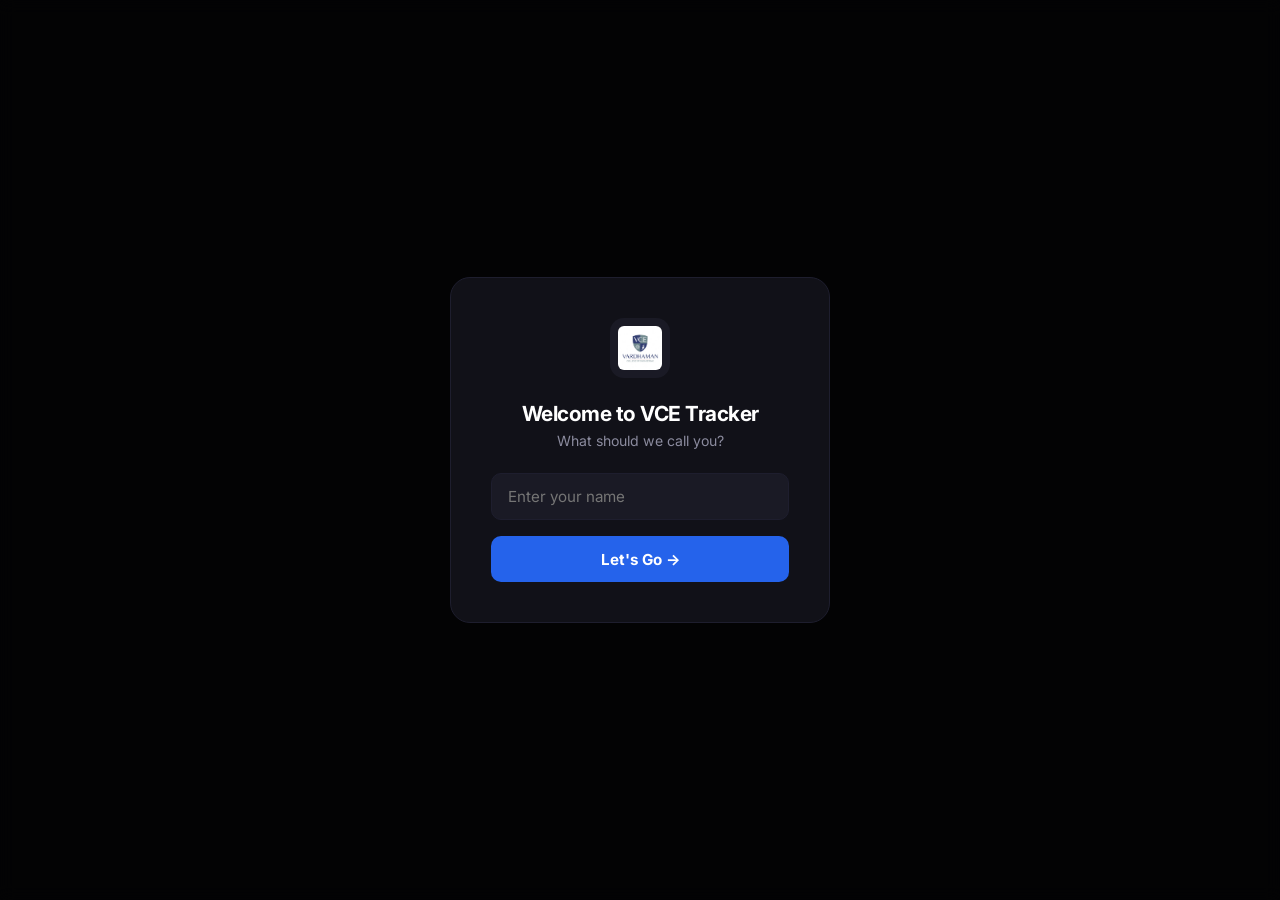
<file: dashboard.html>
<!DOCTYPE html>
<html lang="en" data-theme="dark">
<head>
  <meta charset="UTF-8"/>
  <meta name="viewport" content="width=device-width, initial-scale=1.0"/>
  <title>VCE Tracker | Dashboard</title>
  <link rel="icon" type="image/png" href="logo.png"/>
  <link href="https://fonts.googleapis.com/css2?family=Inter:wght@300;400;500;600;700;800;900&display=swap" rel="stylesheet"/>
  <link rel="stylesheet" href="style.css"/>
</head>
<body>

  <!-- Name Modal -->
  <div class="modal-overlay" id="nameModal">
    <div class="modal-box">
      <img src="logo.png" class="modal-logo"/>
      <h2>Welcome to VCE Tracker</h2>
      <p>What should we call you?</p>
      <input type="text" id="nameInput" class="modal-input" placeholder="Enter your name" maxlength="30"/>
      <button class="modal-btn" id="saveNameBtn">Let's Go →</button>
    </div>
  </div>

  <div class="app" id="mainApp" style="display:none;opacity:0;">

    <!-- Top progress bar -->
    <div class="top-progress-bar" id="topProgressBar"></div>

    <!-- Navbar -->
    <nav class="dash-navbar">
      <div class="dash-nav-left">
        <img src="logo.png" class="dash-nav-logo"/>
        <div>
          <div class="dash-nav-title">VCE Tracker</div>
          <div class="dash-nav-sub" id="navSub">Loading...</div>
        </div>
      </div>
      <div class="dash-nav-right">
        <button class="theme-toggle" id="themeToggle">🌙</button>
      </div>
    </nav>

    <!-- Tab Content -->
    <div class="tab-content-wrapper">

      <!-- TAB 1: Dashboard -->
      <div class="tab-content active" id="tab-dashboard">
        <div class="greeting-banner" id="greetingBanner"></div>

        <div class="dash-section fade-section">
          <div class="dash-section-label">Semester Overview</div>
          <div class="overview-grid" id="overviewGrid"></div>
        </div>

        <div class="dash-section fade-section" style="margin-top:1.5rem;">
          <div class="dash-section-label">Analytics</div>
          <div class="analytics-grid">
            <div class="analytics-card">
              <div class="analytics-title">Overall Attendance</div>
              <div class="ring-container">
                <canvas id="overallRing" width="130" height="130"></canvas>
                <div class="ring-label">
                  <div class="ring-pct" id="overallPct">--%</div>
                  <div class="ring-sub" id="overallClasses">--</div>
                </div>
              </div>
              <div class="analytics-status" id="overallStatus"></div>
            </div>
            <div class="analytics-card">
              <div class="analytics-title">CGPA</div>
              <div id="cgpaAnalytics"></div>
            </div>
            <div class="analytics-card">
              <div class="analytics-title">Bunk Calculator</div>
              <div class="bunk-chips" id="bunkChips"></div>
              <div class="bunk-result" id="bunkResult">
                <span style="color:var(--text3);font-size:0.82rem;">Select a subject above</span>
              </div>
            </div>
          </div>
        </div>

        <div class="attendance-header fade-section">
          <div class="dash-section-label" style="margin:0;">Attendance</div>
          <div class="filter-tabs">
            <button class="filter-tab active" id="tabAll">All</button>
            <button class="filter-tab" id="tabSafe">Safe</button>
            <button class="filter-tab" id="tabBorderline">Borderline</button>
            <button class="filter-tab" id="tabRisk">At Risk</button>
          </div>
        </div>
        <div class="subjects-grid" id="subjectsGrid"></div>

        <div class="signout-section">
          <button class="signout-btn" id="signOutBtn">Sign Out</button>
        </div>
      </div>

      <!-- TAB 2: Calendar -->
      <div class="tab-content" id="tab-calendar">
        <div class="att-page" style="padding-top:1rem;">
          <div class="att-header">
            <div class="hero-badge">📅 Manual Tracker</div>
            <h1 class="att-title">Attendance <span class="gradient-text">Calendar</span></h1>
            <p class="att-sub">Manually track your daily attendance per subject</p>
          </div>

          <div class="att-setup" id="attSetup">
            <div class="cgpa-card">
              <div class="cgpa-card-header">
                <h3>Setup Your Subjects</h3>
                <p>Add subjects you want to track manually</p>
              </div>
              <div id="setupSubjects"></div>
              <button class="add-subject-btn" id="addSubjectSetupBtn">+ Add Subject</button>
              <button class="calculate-btn" style="margin-top:1rem;" id="startTrackingBtn">Start Tracking →</button>
            </div>
          </div>

          <div class="att-tracker" id="attTracker" style="display:none;">
            <div class="early-warning" id="earlyWarning" style="display:none;">
              <div class="warning-icon">⚡</div>
              <div>
                <div class="warning-title">Early Semester — Every Class Counts More!</div>
                <div class="warning-sub" id="warningText"></div>
              </div>
            </div>

            <div class="subject-tabs" id="subjectTabs"></div>
            <div class="att-stats" id="attStats"></div>

            <div class="cgpa-card" style="margin-top:1rem;">
              <div style="display:flex;justify-content:space-between;align-items:center;margin-bottom:1.2rem;">
                <div>
                  <div class="dash-section-label" style="margin:0;">Calendar</div>
                  <div id="calMonthLabel" style="font-size:1.1rem;font-weight:700;margin-top:0.2rem;"></div>
                </div>
                <div style="display:flex;gap:0.5rem;">
                  <button class="cal-nav-btn" id="prevMonth">←</button>
                  <button class="cal-nav-btn" id="nextMonth">→</button>
                </div>
              </div>
              <div class="cal-days-header">
                <span>Sun</span><span>Mon</span><span>Tue</span><span>Wed</span><span>Thu</span><span>Fri</span><span>Sat</span>
              </div>
              <div class="cal-grid" id="calGrid"></div>
              <div class="cal-legend">
                <span class="legend-item"><span class="legend-dot present"></span>Present</span>
                <span class="legend-item"><span class="legend-dot absent"></span>Absent</span>
                <span class="legend-item"><span class="legend-dot holiday"></span>Holiday</span>
                <span class="legend-item"><span class="legend-dot unmarked"></span>Not marked</span>
              </div>
            </div>

            <div class="cgpa-card" style="margin-top:1rem;">
              <div class="cgpa-card-header">
                <h3>📈 Impact Calculator</h3>
                <p>How much each class affects your percentage</p>
              </div>
              <div class="impact-grid" id="impactGrid"></div>
            </div>

            <div style="text-align:center;margin-top:2rem;">
              <button class="signout-btn" id="resetTrackerBtn">Reset Subjects</button>
            </div>
          </div>
        </div>
      </div>

      <!-- TAB 3: CGPA Calculator -->
      <div class="tab-content" id="tab-cgpa">
        <div class="cgpa-page" style="padding-top:1rem;">
          <div class="cgpa-hero">
            <div class="hero-badge">🎓 CGPA Calculator</div>
            <h1 class="cgpa-title">Predict Your <span class="gradient-text">CGPA</span></h1>
            <p class="cgpa-sub">Enter subjects, credits and grades to calculate your GPA</p>
          </div>

          <div class="cgpa-container">
            <div class="cgpa-card">
              <div class="cgpa-card-header">
                <h3>Previous Academic Record</h3>
                <p>Optional — for cumulative CGPA prediction</p>
              </div>
              <div class="prev-cgpa-row">
                <div class="form-group">
                  <label>Current CGPA (optional)</label>
                  <input type="number" id="prevCgpa" placeholder="e.g. 7.25" min="0" max="10" step="0.01"/>
                </div>
                <div class="form-group">
                  <label>Total Credits Completed</label>
                  <input type="number" id="prevCredits" placeholder="e.g. 24" min="0"/>
                </div>
              </div>
            </div>

            <div class="cgpa-card">
              <div class="cgpa-card-header">
                <h3>Current Semester Subjects</h3>
                <p>Add subjects with credit hours and grades</p>
              </div>
              <div id="subjectRows"></div>
              <button class="add-subject-btn" id="addSubjectBtn">+ Add Subject</button>
            </div>

            <div class="cgpa-card">
              <div class="cgpa-card-header"><h3>Grade Scale</h3></div>
              <div class="grade-scale">
                <div class="grade-item"><span class="grade-badge" style="background:#0d2e1f;color:#00e5a0;">O</span><span>10</span></div>
                <div class="grade-item"><span class="grade-badge" style="background:#0d2531;color:#38bdf8;">A+</span><span>9</span></div>
                <div class="grade-item"><span class="grade-badge" style="background:#0d1f3c;color:#60a5fa;">A</span><span>8</span></div>
                <div class="grade-item"><span class="grade-badge" style="background:#1e2a0d;color:#a3e635;">B+</span><span>7</span></div>
                <div class="grade-item"><span class="grade-badge" style="background:#2a1e0d;color:#fbbf24;">B</span><span>6</span></div>
                <div class="grade-item"><span class="grade-badge" style="background:#2e1a0d;color:#fb923c;">C</span><span>5</span></div>
                <div class="grade-item"><span class="grade-badge" style="background:#2e0d0d;color:#f87171;">F</span><span>0</span></div>
              </div>
            </div>

            <button class="calculate-btn" id="calculateCgpaBtn">Calculate CGPA →</button>

            <div class="cgpa-result" id="cgpaResult" style="display:none;">
              <div class="result-grid">
                <div class="result-card">
                  <div class="result-label">Semester GPA</div>
                  <div class="result-value" id="semGpa">--</div>
                  <div class="result-sub">This semester</div>
                </div>
                <div class="result-card">
                  <div class="result-label">Cumulative CGPA</div>
                  <div class="result-value green" id="cumCgpa">--</div>
                  <div class="result-sub">Overall</div>
                </div>
                <div class="result-card">
                  <div class="result-label">Total Credits</div>
                  <div class="result-value" id="totalCreditsResult">--</div>
                  <div class="result-sub">Completed</div>
                </div>
              </div>
              <div class="result-message" id="resultMessage"></div>
            </div>
          </div>
        </div>
      </div>

      <!-- TAB 4: AI Chat -->
      <div class="tab-content" id="tab-chat">
        <div class="chat-page" style="padding-top:1rem;padding-bottom:80px;">
          <div class="chat-header">
            <div class="chat-avatar">🤖</div>
            <div>
              <h1 class="chat-title">VCE <span class="gradient-text">AI Assistant</span></h1>
              <p class="chat-sub">Ask about attendance, CGPA, or VCE Tracker</p>
            </div>
          </div>

          <div class="suggestions" id="suggestions">
            <button class="suggestion-chip" data-q="How many classes do I need to reach 75% attendance?">How to reach 75%?</button>
            <button class="suggestion-chip" data-q="How do I use the bookmarklet?">How to use bookmarklet?</button>
            <button class="suggestion-chip" data-q="How is CGPA calculated at VCE?">How is CGPA calculated?</button>
            <button class="suggestion-chip" data-q="If I have 60% with 50 total classes, how many do I need to reach 75%?">Calculate attendance recovery</button>
            <button class="suggestion-chip" data-q="Why does attendance matter more early in the semester?">Early semester impact?</button>
          </div>

          <div class="chat-messages" id="chatMessages">
            <div class="chat-message assistant">
              <div class="message-avatar">🤖</div>
              <div class="message-content">
                <p>Hi! I'm your VCE Tracker AI. Ask me about attendance, CGPA calculations, or how to use any feature!</p>
              </div>
            </div>
          </div>

          <div class="chat-input-area-inline">
            <div class="chat-input-box-inline">
              <textarea id="chatInput" placeholder="Ask about attendance, CGPA..." rows="1" maxlength="500"></textarea>
              <button class="chat-send-btn" id="sendBtn">
                <svg width="16" height="16" viewBox="0 0 24 24" fill="none" stroke="currentColor" stroke-width="2.5">
                  <line x1="22" y1="2" x2="11" y2="13"></line>
                  <polygon points="22 2 15 22 11 13 2 9 22 2"></polygon>
                </svg>
              </button>
            </div>
          </div>
        </div>
      </div>

    </div>

    <!-- Subject Detail Page -->
    <div class="detail-page" id="detailPage" style="display:none;">
      <nav class="dash-navbar">
        <div class="dash-nav-left">
          <button class="back-btn" id="backBtn">← Back</button>
          <div>
            <div class="dash-nav-title" id="detailSubjectName">Subject</div>
            <div class="dash-nav-sub" id="detailSubjectType">Theory</div>
          </div>
        </div>
        <div class="dash-nav-right">
          <button class="theme-toggle" id="themeToggle2">🌙</button>
        </div>
      </nav>

      <div class="detail-content">
        <div class="detail-stats">
          <div class="detail-stat-card">
            <canvas id="detailRing" width="90" height="90"></canvas>
            <div class="detail-stat-info">
              <div class="detail-stat-label">Attendance</div>
              <div class="detail-stat-value" id="detailAttended">--/--</div>
              <div class="detail-stat-sub" id="detailStatus">--</div>
            </div>
          </div>
          <div class="detail-stat-card">
            <canvas id="marksRing" width="90" height="90"></canvas>
            <div class="detail-stat-info">
              <div class="detail-stat-label">Overall Marks</div>
              <div class="detail-stat-value" id="detailMarks">0/0</div>
              <div class="detail-stat-sub" id="detailAssessments">0 assessments</div>
            </div>
          </div>
          <div class="detail-stat-card best-score-card">
            <div class="best-score-icon">🏆</div>
            <div class="detail-stat-info">
              <div class="detail-stat-label">Best Score</div>
              <div class="detail-stat-value" id="detailBestScore">No data</div>
            </div>
          </div>
        </div>

        <div class="assessments-section">
          <div class="assessments-header">
            <div class="dash-section-label" style="margin:0;">Assessments</div>
            <button class="add-btn" id="addAssessmentBtn">+ Add Assessment</button>
          </div>
          <div class="add-form" id="addForm" style="display:none;">
            <div class="form-row">
              <div class="form-group full">
                <label>Title *</label>
                <input type="text" id="formTitle" placeholder="e.g. Assignment 1"/>
              </div>
            </div>
            <div class="form-row">
              <div class="form-group">
                <label>Category</label>
                <select id="formCategory">
                  <option>Assignment</option>
                  <option>Lab Record</option>
                  <option>CAT-1</option>
                  <option>CAT-2</option>
                  <option>Semester</option>
                </select>
              </div>
              <div class="form-group">
                <label>Date</label>
                <input type="date" id="formDate"/>
              </div>
            </div>
            <div class="form-row">
              <div class="form-group">
                <label>Marks Obtained *</label>
                <input type="number" id="formObtained" placeholder="e.g. 18"/>
              </div>
              <div class="form-group">
                <label>Out Of *</label>
                <input type="number" id="formOutOf" placeholder="e.g. 20"/>
              </div>
            </div>
            <div class="form-row">
              <div class="form-group full">
                <label>Notes</label>
                <input type="text" id="formNotes" placeholder="Optional notes..."/>
              </div>
            </div>
            <div class="form-actions">
              <button class="save-btn" id="saveAssessmentBtn">Save</button>
              <button class="cancel-btn" id="cancelAssessmentBtn">Cancel</button>
            </div>
          </div>
          <div id="assessmentsList"></div>
        </div>
      </div>
    </div>

    <!-- Bottom Tab Bar -->
    <div class="bottom-nav" id="bottomNav">
      <button class="bottom-nav-btn active" data-tab="dashboard">
        <svg width="20" height="20" viewBox="0 0 24 24" fill="none" stroke="currentColor" stroke-width="2">
          <rect x="3" y="3" width="7" height="7"></rect>
          <rect x="14" y="3" width="7" height="7"></rect>
          <rect x="3" y="14" width="7" height="7"></rect>
          <rect x="14" y="14" width="7" height="7"></rect>
        </svg>
        <span>Dashboard</span>
      </button>
      <button class="bottom-nav-btn" data-tab="calendar">
        <svg width="20" height="20" viewBox="0 0 24 24" fill="none" stroke="currentColor" stroke-width="2">
          <rect x="3" y="4" width="18" height="18" rx="2" ry="2"></rect>
          <line x1="16" y1="2" x2="16" y2="6"></line>
          <line x1="8" y1="2" x2="8" y2="6"></line>
          <line x1="3" y1="10" x2="21" y2="10"></line>
        </svg>
        <span>Calendar</span>
      </button>
      <button class="bottom-nav-btn" data-tab="cgpa">
        <svg width="20" height="20" viewBox="0 0 24 24" fill="none" stroke="currentColor" stroke-width="2">
          <line x1="18" y1="20" x2="18" y2="10"></line>
          <line x1="12" y1="20" x2="12" y2="4"></line>
          <line x1="6" y1="20" x2="6" y2="14"></line>
        </svg>
        <span>CGPA</span>
      </button>
      <button class="bottom-nav-btn" data-tab="chat">
        <svg width="20" height="20" viewBox="0 0 24 24" fill="none" stroke="currentColor" stroke-width="2">
          <path d="M21 15a2 2 0 0 1-2 2H7l-4 4V5a2 2 0 0 1 2-2h14a2 2 0 0 1 2 2z"></path>
        </svg>
        <span>AI Chat</span>
      </button>
    </div>

  </div>

  <script src="dashboard.js"></script>
  <script src="calendar.js"></script>
  <script src="cgpa-tab.js"></script>
  <script src="chat-tab.js"></script>
  <script>
    const saved = localStorage.getItem('site_theme') || 'dark';
    document.documentElement.setAttribute('data-theme', saved);
    document.querySelectorAll('.theme-toggle').forEach(t => t.textContent = saved === 'dark' ? '🌙' : '☀️');
    document.querySelectorAll('.theme-toggle').forEach(t => {
      t.addEventListener('click', () => {
        const current = document.documentElement.getAttribute('data-theme');
        const next = current === 'dark' ? 'light' : 'dark';
        document.documentElement.setAttribute('data-theme', next);
        document.querySelectorAll('.theme-toggle').forEach(x => x.textContent = next === 'dark' ? '🌙' : '☀️');
        localStorage.setItem('site_theme', next);
      });
    });
  </script>
</body>
</html>
</file>
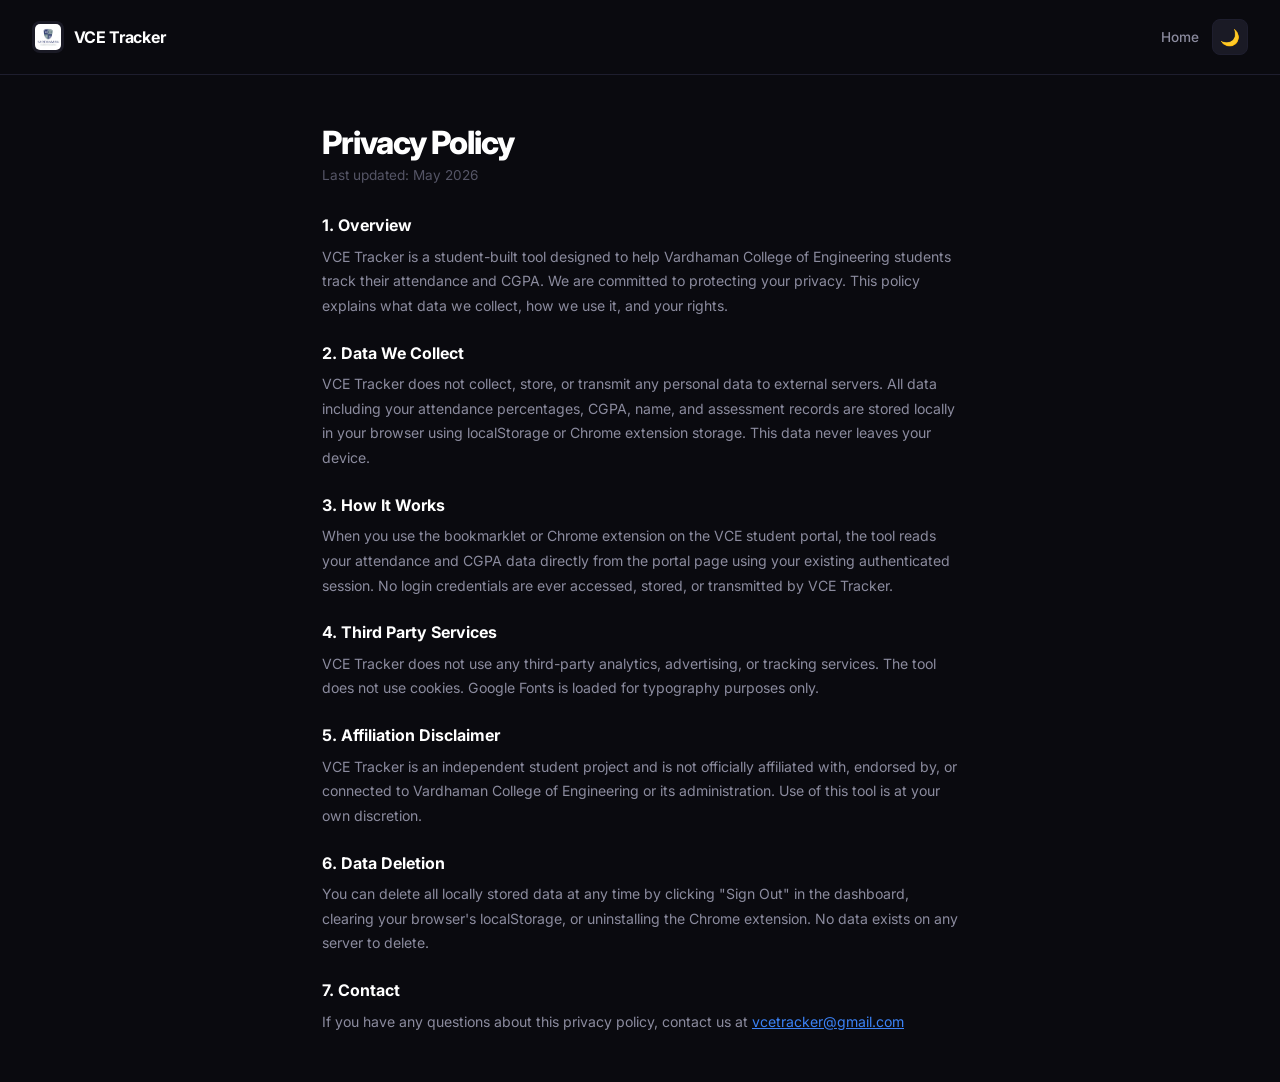
<file: privacy.html>
<!DOCTYPE html>
<html lang="en" data-theme="dark">
<head>
  <meta charset="UTF-8"/>
  <meta name="viewport" content="width=device-width, initial-scale=1.0"/>
  <title>VCE Tracker | Privacy Policy</title>
  <link rel="icon" type="image/png" href="logo.png"/>
  <link href="https://fonts.googleapis.com/css2?family=Inter:wght@300;400;500;600;700;800;900&display=swap" rel="stylesheet"/>
  <link rel="stylesheet" href="style.css"/>
</head>
<body>

  <nav class="navbar">
    <div class="nav-brand">
      <img src="logo.png" class="nav-logo"/>
      <span class="nav-title">VCE Tracker</span>
    </div>
    <div style="display:flex;gap:0.8rem;align-items:center;">
      <a href="index.html" class="nav-link">Home</a>
      <button class="theme-toggle" id="themeToggle">🌙</button>
    </div>
  </nav>

  <div class="legal-page">
    <div class="legal-header">
      <h1>Privacy Policy</h1>
      <p>Last updated: May 2026</p>
    </div>

    <div class="legal-content">
      <div class="legal-section">
        <h2>1. Overview</h2>
        <p>VCE Tracker is a student-built tool designed to help Vardhaman College of Engineering students track their attendance and CGPA. We are committed to protecting your privacy. This policy explains what data we collect, how we use it, and your rights.</p>
      </div>

      <div class="legal-section">
        <h2>2. Data We Collect</h2>
        <p>VCE Tracker does not collect, store, or transmit any personal data to external servers. All data including your attendance percentages, CGPA, name, and assessment records are stored locally in your browser using localStorage or Chrome extension storage. This data never leaves your device.</p>
      </div>

      <div class="legal-section">
        <h2>3. How It Works</h2>
        <p>When you use the bookmarklet or Chrome extension on the VCE student portal, the tool reads your attendance and CGPA data directly from the portal page using your existing authenticated session. No login credentials are ever accessed, stored, or transmitted by VCE Tracker.</p>
      </div>

      <div class="legal-section">
        <h2>4. Third Party Services</h2>
        <p>VCE Tracker does not use any third-party analytics, advertising, or tracking services. The tool does not use cookies. Google Fonts is loaded for typography purposes only.</p>
      </div>

      <div class="legal-section">
        <h2>5. Affiliation Disclaimer</h2>
        <p>VCE Tracker is an independent student project and is not officially affiliated with, endorsed by, or connected to Vardhaman College of Engineering or its administration. Use of this tool is at your own discretion.</p>
      </div>

      <div class="legal-section">
        <h2>6. Data Deletion</h2>
        <p>You can delete all locally stored data at any time by clicking "Sign Out" in the dashboard, clearing your browser's localStorage, or uninstalling the Chrome extension. No data exists on any server to delete.</p>
      </div>

      <div class="legal-section">
        <h2>7. Contact</h2>
        <p>If you have any questions about this privacy policy, contact us at <a href="mailto:vcetracker@gmail.com" style="color:var(--accent2);">vcetracker@gmail.com</a></p>
      </div>
    </div>
  </div>

  <script>
    const toggle = document.getElementById('themeToggle');
    const saved = localStorage.getItem('site_theme') || 'dark';
    document.documentElement.setAttribute('data-theme', saved);
    toggle.textContent = saved === 'dark' ? '🌙' : '☀️';
    toggle.addEventListener('click', () => {
      const current = document.documentElement.getAttribute('data-theme');
      const next = current === 'dark' ? 'light' : 'dark';
      document.documentElement.setAttribute('data-theme', next);
      toggle.textContent = next === 'dark' ? '🌙' : '☀️';
      localStorage.setItem('site_theme', next);
    });
  </script>
</body>
</html>
</file>
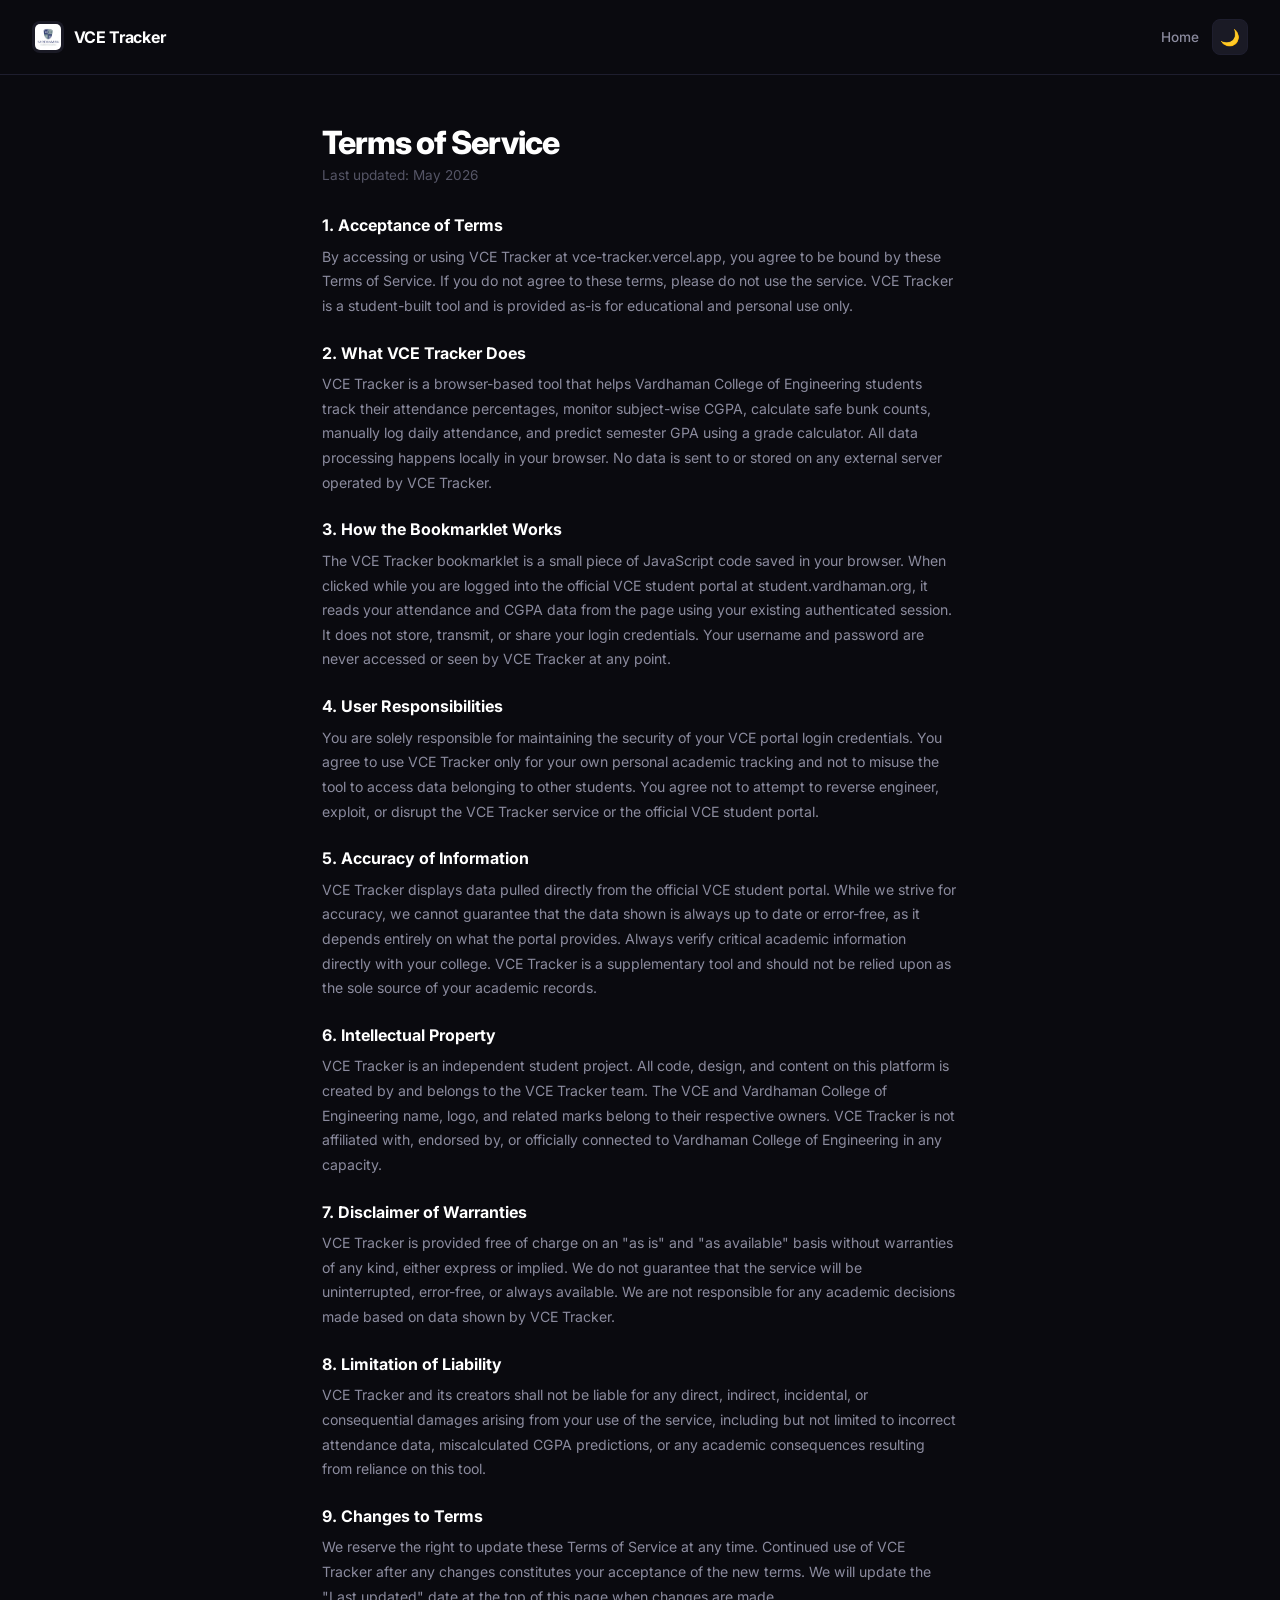
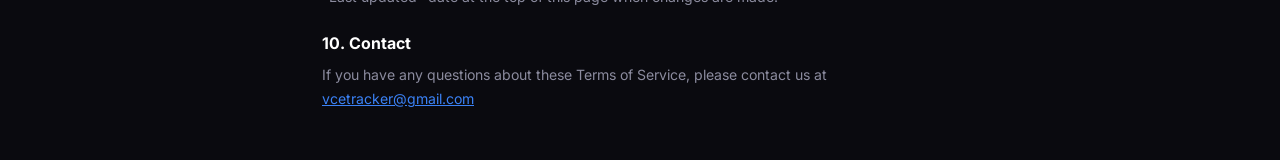
<file: terms.html>
<!DOCTYPE html>
<html lang="en" data-theme="dark">
<head>
  <meta charset="UTF-8"/>
  <meta name="viewport" content="width=device-width, initial-scale=1.0"/>
  <title>VCE Tracker | Terms of Service</title>
  <link rel="icon" type="image/png" href="logo.png"/>
  <link href="https://fonts.googleapis.com/css2?family=Inter:wght@300;400;500;600;700;800;900&display=swap" rel="stylesheet"/>
  <link rel="stylesheet" href="style.css"/>
</head>
<body>

  <nav class="navbar">
    <div class="nav-brand">
      <img src="logo.png" class="nav-logo"/>
      <span class="nav-title">VCE Tracker</span>
    </div>
    <div style="display:flex;gap:0.8rem;align-items:center;">
      <a href="index.html" class="nav-link">Home</a>
      <button class="theme-toggle" id="themeToggle">🌙</button>
    </div>
  </nav>

  <div class="legal-page">
    <div class="legal-header">
      <h1>Terms of Service</h1>
      <p>Last updated: May 2026</p>
    </div>

    <div class="legal-content">

      <div class="legal-section">
        <h2>1. Acceptance of Terms</h2>
        <p>By accessing or using VCE Tracker at vce-tracker.vercel.app, you agree to be bound by these Terms of Service. If you do not agree to these terms, please do not use the service. VCE Tracker is a student-built tool and is provided as-is for educational and personal use only.</p>
      </div>

      <div class="legal-section">
        <h2>2. What VCE Tracker Does</h2>
        <p>VCE Tracker is a browser-based tool that helps Vardhaman College of Engineering students track their attendance percentages, monitor subject-wise CGPA, calculate safe bunk counts, manually log daily attendance, and predict semester GPA using a grade calculator. All data processing happens locally in your browser. No data is sent to or stored on any external server operated by VCE Tracker.</p>
      </div>

      <div class="legal-section">
        <h2>3. How the Bookmarklet Works</h2>
        <p>The VCE Tracker bookmarklet is a small piece of JavaScript code saved in your browser. When clicked while you are logged into the official VCE student portal at student.vardhaman.org, it reads your attendance and CGPA data from the page using your existing authenticated session. It does not store, transmit, or share your login credentials. Your username and password are never accessed or seen by VCE Tracker at any point.</p>
      </div>

      <div class="legal-section">
        <h2>4. User Responsibilities</h2>
        <p>You are solely responsible for maintaining the security of your VCE portal login credentials. You agree to use VCE Tracker only for your own personal academic tracking and not to misuse the tool to access data belonging to other students. You agree not to attempt to reverse engineer, exploit, or disrupt the VCE Tracker service or the official VCE student portal.</p>
      </div>

      <div class="legal-section">
        <h2>5. Accuracy of Information</h2>
        <p>VCE Tracker displays data pulled directly from the official VCE student portal. While we strive for accuracy, we cannot guarantee that the data shown is always up to date or error-free, as it depends entirely on what the portal provides. Always verify critical academic information directly with your college. VCE Tracker is a supplementary tool and should not be relied upon as the sole source of your academic records.</p>
      </div>

      <div class="legal-section">
        <h2>6. Intellectual Property</h2>
        <p>VCE Tracker is an independent student project. All code, design, and content on this platform is created by and belongs to the VCE Tracker team. The VCE and Vardhaman College of Engineering name, logo, and related marks belong to their respective owners. VCE Tracker is not affiliated with, endorsed by, or officially connected to Vardhaman College of Engineering in any capacity.</p>
      </div>

      <div class="legal-section">
        <h2>7. Disclaimer of Warranties</h2>
        <p>VCE Tracker is provided free of charge on an "as is" and "as available" basis without warranties of any kind, either express or implied. We do not guarantee that the service will be uninterrupted, error-free, or always available. We are not responsible for any academic decisions made based on data shown by VCE Tracker.</p>
      </div>

      <div class="legal-section">
        <h2>8. Limitation of Liability</h2>
        <p>VCE Tracker and its creators shall not be liable for any direct, indirect, incidental, or consequential damages arising from your use of the service, including but not limited to incorrect attendance data, miscalculated CGPA predictions, or any academic consequences resulting from reliance on this tool.</p>
      </div>

      <div class="legal-section">
        <h2>9. Changes to Terms</h2>
        <p>We reserve the right to update these Terms of Service at any time. Continued use of VCE Tracker after any changes constitutes your acceptance of the new terms. We will update the "Last updated" date at the top of this page when changes are made.</p>
      </div>

      <div class="legal-section">
        <h2>10. Contact</h2>
        <p>If you have any questions about these Terms of Service, please contact us at <a href="mailto:vcetracker@gmail.com" style="color:var(--accent2);">vcetracker@gmail.com</a></p>
      </div>

    </div>
  </div>

  <script>
    const toggle = document.getElementById('themeToggle');
    const saved = localStorage.getItem('site_theme') || 'dark';
    document.documentElement.setAttribute('data-theme', saved);
    toggle.textContent = saved === 'dark' ? '🌙' : '☀️';
    toggle.addEventListener('click', () => {
      const current = document.documentElement.getAttribute('data-theme');
      const next = current === 'dark' ? 'light' : 'dark';
      document.documentElement.setAttribute('data-theme', next);
      toggle.textContent = next === 'dark' ? '🌙' : '☀️';
      localStorage.setItem('site_theme', next);
    });
  </script>
</body>
</html>
</file>
<file: style.css>
:root {
  --bg: #0a0a0f;
  --bg2: #111118;
  --bg3: #1a1a25;
  --border: #1e1e2e;
  --text: #ffffff;
  --text2: #8b8b9e;
  --text3: #555566;
  --accent: #2563eb;
  --accent2: #3b82f6;
  --green: #00e5a0;
  --yellow: #fbbf24;
  --red: #f43f5e;
  --card-bg: #111118;
}

[data-theme="light"] {
  --bg: #f8fafc;
  --bg2: #ffffff;
  --bg3: #f1f5f9;
  --border: #e2e8f0;
  --text: #0f172a;
  --text2: #64748b;
  --text3: #94a3b8;
  --card-bg: #ffffff;
}

* { margin: 0; padding: 0; box-sizing: border-box; }

body {
  font-family: 'Inter', sans-serif;
  background: var(--bg);
  color: var(--text);
  min-height: 100vh;
  transition: background 0.3s, color 0.3s;
}

/* NAVBAR */
.navbar {
  display: flex;
  justify-content: space-between;
  align-items: center;
  padding: 1.2rem 2rem;
  border-bottom: 1px solid var(--border);
  position: sticky;
  top: 0;
  background: var(--bg);
  z-index: 100;
  backdrop-filter: blur(10px);
}

.nav-brand { display: flex; align-items: center; gap: 0.6rem; }

.nav-logo {
  width: 32px;
  height: 32px;
  object-fit: contain;
  border-radius: 8px;
  background: var(--bg3);
  padding: 3px;
}

.nav-title { font-size: 1rem; font-weight: 700; letter-spacing: -0.3px; }

.theme-toggle {
  background: var(--bg3);
  border: 1px solid var(--border);
  border-radius: 8px;
  width: 36px;
  height: 36px;
  cursor: pointer;
  font-size: 1rem;
  transition: all 0.2s;
}

/* HERO */
.hero {
  max-width: 800px;
  margin: 0 auto;
  padding: 5rem 2rem 3rem;
  text-align: center;
}

.hero-badge {
  display: inline-block;
  background: rgba(37, 99, 235, 0.1);
  border: 1px solid rgba(37, 99, 235, 0.3);
  color: var(--accent2);
  padding: 0.4rem 1rem;
  border-radius: 20px;
  font-size: 0.8rem;
  font-weight: 600;
  margin-bottom: 1.5rem;
}

.hero-title {
  font-size: clamp(2rem, 5vw, 3.5rem);
  font-weight: 800;
  letter-spacing: -1.5px;
  line-height: 1.1;
  margin-bottom: 1.2rem;
}

.gradient-text {
  background: linear-gradient(135deg, #2563eb, #7c3aed);
  -webkit-background-clip: text;
  -webkit-text-fill-color: transparent;
}

.hero-sub {
  font-size: 1.05rem;
  color: var(--text2);
  line-height: 1.7;
  max-width: 580px;
  margin: 0 auto 2.5rem;
  font-weight: 400;
}

.hero-steps {
  display: flex;
  align-items: center;
  justify-content: center;
  gap: 1rem;
  margin-bottom: 2.5rem;
  flex-wrap: wrap;
}

.step-item {
  display: flex;
  align-items: center;
  gap: 0.6rem;
  background: var(--bg2);
  border: 1px solid var(--border);
  border-radius: 10px;
  padding: 0.6rem 1rem;
}

.step-num {
  font-size: 0.7rem;
  font-weight: 800;
  color: var(--accent2);
  letter-spacing: 1px;
}

.step-text { font-size: 0.85rem; font-weight: 500; color: var(--text2); }

.step-arrow { color: var(--text3); font-size: 1rem; }

.hero-actions {
  display: flex;
  gap: 1rem;
  justify-content: center;
  flex-wrap: wrap;
  margin-bottom: 1rem;
}

.btn-primary {
  display: inline-block;
  background: var(--accent);
  color: white;
  padding: 0.85rem 1.8rem;
  border-radius: 10px;
  font-weight: 700;
  font-size: 0.95rem;
  text-decoration: none;
  border: none;
  cursor: grab;
  transition: opacity 0.2s;
  font-family: 'Inter', sans-serif;
}

.btn-primary:hover { opacity: 0.9; }

.btn-secondary {
  background: var(--bg2);
  color: var(--text2);
  border: 1px solid var(--border);
  padding: 0.85rem 1.8rem;
  border-radius: 10px;
  font-weight: 600;
  font-size: 0.95rem;
  cursor: pointer;
  transition: all 0.2s;
  font-family: 'Inter', sans-serif;
}

.btn-secondary:hover { border-color: var(--accent); color: var(--accent); }

.status-msg { font-size: 0.85rem; color: var(--text3); margin-top: 0.5rem; }

/* FEATURES */
.features {
  max-width: 1000px;
  margin: 2rem auto;
  padding: 2rem;
}

.features-grid {
  display: grid;
  grid-template-columns: repeat(auto-fit, minmax(220px, 1fr));
  gap: 1rem;
}

.feature-card {
  background: var(--card-bg);
  border: 1px solid var(--border);
  border-radius: 16px;
  padding: 1.5rem;
  transition: border-color 0.2s;
}

.feature-card:hover { border-color: var(--accent); }

.feature-icon { font-size: 1.5rem; margin-bottom: 0.8rem; }

.feature-card h3 {
  font-size: 0.95rem;
  font-weight: 700;
  margin-bottom: 0.5rem;
  letter-spacing: -0.3px;
}

.feature-card p { font-size: 0.83rem; color: var(--text2); line-height: 1.6; }

/* FOOTER */
.footer {
  text-align: center;
  padding: 2rem;
  border-top: 1px solid var(--border);
  font-size: 0.8rem;
  color: var(--text3);
}

.footer-accent { color: var(--accent2); }

/* DASHBOARD */
.app {
  font-family: 'Inter', sans-serif;
  min-height: 100vh;
  background: var(--bg);
  color: var(--text);
}

.dash-navbar {
  display: flex;
  justify-content: space-between;
  align-items: center;
  padding: 1rem 2rem;
  border-bottom: 1px solid var(--border);
  background: var(--bg);
  position: sticky;
  top: 0;
  z-index: 100;
}

.dash-nav-left { display: flex; align-items: center; gap: 0.8rem; }

.dash-nav-logo {
  width: 32px;
  height: 32px;
  object-fit: contain;
  border-radius: 8px;
  background: var(--bg3);
  padding: 3px;
}

.dash-nav-title { font-size: 0.95rem; font-weight: 700; letter-spacing: -0.3px; }
.dash-nav-sub { font-size: 0.72rem; color: var(--text3); }

.dash-nav-right { display: flex; align-items: center; gap: 0.5rem; }

/* MODAL */
.modal-overlay {
  position: fixed;
  inset: 0;
  background: rgba(0,0,0,0.7);
  display: flex;
  align-items: center;
  justify-content: center;
  z-index: 999;
  backdrop-filter: blur(8px);
}

.modal-box {
  background: var(--bg2);
  border: 1px solid var(--border);
  border-radius: 20px;
  padding: 2.5rem;
  text-align: center;
  width: 100%;
  max-width: 380px;
}

.modal-logo {
  width: 60px;
  height: 60px;
  object-fit: contain;
  border-radius: 14px;
  background: var(--bg3);
  padding: 8px;
  margin-bottom: 1.2rem;
}

.modal-box h2 { font-size: 1.3rem; font-weight: 700; margin-bottom: 0.4rem; letter-spacing: -0.5px; }
.modal-box p { color: var(--text2); font-size: 0.88rem; margin-bottom: 1.5rem; }

.modal-input {
  width: 100%;
  padding: 0.8rem 1rem;
  background: var(--bg3);
  border: 1px solid var(--border);
  border-radius: 10px;
  color: var(--text);
  font-size: 0.95rem;
  margin-bottom: 1rem;
  outline: none;
  font-family: 'Inter', sans-serif;
  transition: border-color 0.2s;
}

.modal-input:focus { border-color: var(--accent); }

.modal-btn {
  width: 100%;
  padding: 0.85rem;
  background: var(--accent);
  color: white;
  border: none;
  border-radius: 10px;
  font-size: 0.95rem;
  font-weight: 700;
  cursor: pointer;
  font-family: 'Inter', sans-serif;
}

/* OVERVIEW */
.dash-section { padding: 1.5rem 2rem 0; max-width: 1200px; margin: 0 auto; }

.dash-section-label {
  font-size: 0.65rem;
  font-weight: 700;
  color: var(--text3);
  letter-spacing: 2px;
  margin-bottom: 0.8rem;
  text-transform: uppercase;
}

.overview-grid {
  display: grid;
  grid-template-columns: repeat(4, 1fr);
  gap: 0.8rem;
}

.overview-card {
  background: var(--card-bg);
  border: 1px solid var(--border);
  border-radius: 12px;
  padding: 1rem 1.2rem;
  display: flex;
  align-items: center;
  gap: 0.8rem;
}

.overview-icon {
  width: 36px;
  height: 36px;
  border-radius: 8px;
  display: flex;
  align-items: center;
  justify-content: center;
  font-size: 1rem;
  flex-shrink: 0;
}

.overview-num { font-size: 1.6rem; font-weight: 800; letter-spacing: -1px; }
.overview-label { font-size: 0.72rem; color: var(--text3); margin-top: 0.1rem; }

/* ANALYTICS */
.analytics-grid {
  display: grid;
  grid-template-columns: repeat(3, 1fr);
  gap: 0.8rem;
}

.analytics-card {
  background: var(--card-bg);
  border: 1px solid var(--border);
  border-radius: 12px;
  padding: 1.2rem;
}

.analytics-title {
  font-size: 0.65rem;
  font-weight: 700;
  color: var(--text3);
  letter-spacing: 2px;
  margin-bottom: 1rem;
  text-transform: uppercase;
}

.ring-container {
  position: relative;
  display: flex;
  align-items: center;
  justify-content: center;
}

.ring-label { position: absolute; text-align: center; }
.ring-pct { font-size: 1.4rem; font-weight: 800; letter-spacing: -1px; }
.ring-sub { font-size: 0.65rem; color: var(--text3); }
.analytics-status { margin-top: 0.8rem; font-size: 0.8rem; font-weight: 600; }

.cgpa-sem-item {
  display: flex;
  justify-content: space-between;
  align-items: center;
  padding: 0.5rem 0;
  border-bottom: 1px solid var(--border);
}

.cgpa-sem-name { font-size: 0.8rem; color: var(--text2); }
.cgpa-sem-val { font-size: 1.3rem; font-weight: 800; color: var(--green); letter-spacing: -0.5px; }

.bunk-chips { display: flex; flex-wrap: wrap; gap: 0.4rem; margin-bottom: 0.8rem; }

.bunk-chip {
  padding: 0.3rem 0.7rem;
  background: var(--bg3);
  border: 1px solid var(--border);
  border-radius: 6px;
  font-size: 0.75rem;
  cursor: pointer;
  color: var(--text2);
  transition: all 0.15s;
  font-family: 'Inter', sans-serif;
}

.bunk-chip.active {
  background: var(--accent);
  color: white;
  border-color: var(--accent);
  font-weight: 600;
}

.bunk-result { font-size: 0.85rem; color: var(--text2); }
.bunk-result strong { color: var(--text); font-size: 1.4rem; font-weight: 800; }

/* ATTENDANCE */
.attendance-header {
  display: flex;
  justify-content: space-between;
  align-items: center;
  padding: 1.5rem 2rem 0;
  max-width: 1200px;
  margin: 0 auto;
}

.filter-tabs { display: flex; gap: 0.4rem; }

.filter-tab {
  padding: 0.35rem 0.9rem;
  background: transparent;
  border: 1px solid var(--border);
  border-radius: 6px;
  color: var(--text3);
  cursor: pointer;
  font-size: 0.78rem;
  font-weight: 500;
  transition: all 0.15s;
  font-family: 'Inter', sans-serif;
}

.filter-tab.active {
  background: var(--accent);
  border-color: var(--accent);
  color: white;
  font-weight: 600;
}

/* SUBJECT CARDS */
.subjects-grid {
  display: grid;
  grid-template-columns: repeat(auto-fill, minmax(260px, 1fr));
  gap: 0.8rem;
  padding: 1rem 2rem;
  max-width: 1200px;
  margin: 0 auto;
}

.subject-card {
  background: var(--card-bg);
  border: 1px solid var(--border);
  border-radius: 12px;
  padding: 1.1rem;
  cursor: pointer;
  transition: all 0.15s;
  border-left: 3px solid transparent;
}

.subject-card:hover { background: var(--bg3); transform: translateY(-1px); }

.subject-top {
  display: flex;
  justify-content: space-between;
  align-items: flex-start;
  margin-bottom: 0.6rem;
}

.subject-name-text { font-size: 0.92rem; font-weight: 700; letter-spacing: -0.3px; }
.subject-type-text { font-size: 0.68rem; color: var(--text3); margin-top: 0.15rem; font-weight: 500; }
.subject-status-text { font-size: 0.75rem; font-weight: 600; margin-bottom: 0.4rem; }
.subject-bunk-text { font-size: 0.78rem; color: var(--text2); margin-bottom: 0.8rem; }

.subject-bar-row {
  display: flex;
  justify-content: space-between;
  font-size: 0.72rem;
  color: var(--text3);
  margin-bottom: 0.3rem;
  font-weight: 500;
}

.subject-bar {
  height: 3px;
  background: var(--bg3);
  border-radius: 2px;
  overflow: hidden;
}

.subject-bar-fill { height: 100%; border-radius: 2px; }

/* SIGN OUT */
.signout-section {
  display: flex;
  justify-content: center;
  padding: 3rem 2rem;
}

.signout-btn {
  background: transparent;
  border: 1px solid var(--border);
  color: var(--text3);
  padding: 0.6rem 2rem;
  border-radius: 8px;
  cursor: pointer;
  font-size: 0.85rem;
  transition: all 0.2s;
  font-family: 'Inter', sans-serif;
}

.signout-btn:hover { border-color: var(--red); color: var(--red); }

/* DETAIL PAGE */
.detail-page { min-height: 100vh; background: var(--bg); color: var(--text); }

.back-btn {
  background: transparent;
  border: none;
  color: var(--accent2);
  cursor: pointer;
  font-size: 0.88rem;
  font-weight: 600;
  font-family: 'Inter', sans-serif;
  padding: 0.2rem 0;
}

.detail-content { padding: 1.5rem 2rem; max-width: 860px; margin: 0 auto; }

.detail-stats {
  display: grid;
  grid-template-columns: repeat(3, 1fr);
  gap: 0.8rem;
  margin-bottom: 1.5rem;
}

.detail-stat-card {
  background: var(--card-bg);
  border: 1px solid var(--border);
  border-radius: 12px;
  padding: 1.2rem;
  display: flex;
  align-items: center;
  gap: 1rem;
}

.detail-stat-label { font-size: 0.62rem; color: var(--text3); letter-spacing: 2px; margin-bottom: 0.3rem; font-weight: 700; }
.detail-stat-value { font-size: 1.3rem; font-weight: 800; letter-spacing: -0.5px; }
.detail-stat-sub { font-size: 0.72rem; color: var(--text3); margin-top: 0.2rem; }

.best-score-card { border-color: rgba(251,191,36,0.2); }
.best-score-icon { font-size: 1.8rem; }

/* ASSESSMENTS */
.assessments-section {
  background: var(--card-bg);
  border: 1px solid var(--border);
  border-radius: 12px;
  padding: 1.5rem;
}

.assessments-header {
  display: flex;
  justify-content: space-between;
  align-items: center;
  margin-bottom: 1.2rem;
}

.add-btn {
  background: var(--accent);
  color: white;
  border: none;
  padding: 0.45rem 1rem;
  border-radius: 7px;
  cursor: pointer;
  font-weight: 600;
  font-size: 0.82rem;
  font-family: 'Inter', sans-serif;
}

.add-form {
  background: var(--bg3);
  border: 1px solid var(--border);
  border-radius: 10px;
  padding: 1.2rem;
  margin-bottom: 1.2rem;
}

.form-row { display: flex; gap: 0.8rem; margin-bottom: 0.8rem; }
.form-group { flex: 1; }
.form-group.full { flex: 2; }

.form-group label {
  font-size: 0.75rem;
  color: var(--text3);
  display: block;
  margin-bottom: 0.3rem;
  font-weight: 600;
  letter-spacing: 0.3px;
}

.form-group input, .form-group select {
  width: 100%;
  padding: 0.65rem 0.9rem;
  background: var(--bg2);
  border: 1px solid var(--border);
  border-radius: 7px;
  color: var(--text);
  font-size: 0.88rem;
  outline: none;
  font-family: 'Inter', sans-serif;
  transition: border-color 0.15s;
}

.form-group input:focus, .form-group select:focus { border-color: var(--accent); }
.form-group select option { background: var(--bg2); }

.form-actions { display: flex; gap: 0.6rem; }

.save-btn {
  background: var(--accent);
  color: white;
  border: none;
  padding: 0.6rem 1.3rem;
  border-radius: 7px;
  cursor: pointer;
  font-weight: 700;
  font-family: 'Inter', sans-serif;
  font-size: 0.88rem;
}

.cancel-btn {
  background: transparent;
  border: 1px solid var(--border);
  color: var(--text3);
  padding: 0.6rem 1.3rem;
  border-radius: 7px;
  cursor: pointer;
  font-family: 'Inter', sans-serif;
  font-size: 0.88rem;
}

.assessment-item {
  display: flex;
  justify-content: space-between;
  align-items: center;
  padding: 0.9rem 0;
  border-bottom: 1px solid var(--border);
}

.assessment-title { font-size: 0.9rem; font-weight: 600; }
.assessment-category { font-size: 0.72rem; color: var(--text3); margin-top: 0.15rem; }
.assessment-score { font-size: 1.1rem; font-weight: 800; color: var(--green); letter-spacing: -0.3px; }
.assessment-pct { font-size: 0.72rem; color: var(--text3); text-align: right; }
.no-assessments { color: var(--text3); font-size: 0.85rem; padding: 1rem 0; }

/* RESPONSIVE */
@media (max-width: 768px) {
  .overview-grid { grid-template-columns: repeat(2, 1fr); }
  .analytics-grid { grid-template-columns: 1fr; }
  .detail-stats { grid-template-columns: 1fr; }
  .hero { padding: 3rem 1.5rem 2rem; }
  .hero-steps { gap: 0.5rem; }
  .step-arrow { display: none; }
  .dash-section { padding: 1rem 1rem 0; }
  .subjects-grid { padding: 1rem; }
  .attendance-header { padding: 1rem 1rem 0; flex-direction: column; gap: 0.8rem; align-items: flex-start; }
  .features { padding: 1rem; }
}
/* ===== NEW LANDING PAGE STYLES ===== */

.nav-links-row {
  display: flex;
  align-items: center;
  gap: 1rem;
}

.nav-link {
  color: var(--text2);
  text-decoration: none;
  font-size: 0.85rem;
  font-weight: 500;
  transition: color 0.2s;
}

.nav-link:hover { color: var(--accent2); }

/* HERO */
.hero {
  position: relative;
  z-index: 1;
  padding: 6rem 2rem 4rem;
  text-align: center;
}

.hero-inner { max-width: 760px; margin: 0 auto; }

.hero-badge {
  display: inline-block;
  background: rgba(37,99,235,0.1);
  border: 1px solid rgba(37,99,235,0.25);
  color: var(--accent2);
  padding: 0.4rem 1rem;
  border-radius: 20px;
  font-size: 0.78rem;
  font-weight: 600;
  margin-bottom: 1.8rem;
  letter-spacing: 0.3px;
}

.hero-title {
  font-size: clamp(2.2rem, 5.5vw, 3.8rem);
  font-weight: 900;
  letter-spacing: -2px;
  line-height: 1.05;
  margin-bottom: 1.4rem;
}

.hero-sub {
  font-size: 1.05rem;
  color: var(--text2);
  line-height: 1.75;
  max-width: 560px;
  margin: 0 auto 2.5rem;
  font-weight: 400;
}

.hero-actions {
  display: flex;
  gap: 0.8rem;
  justify-content: center;
  flex-wrap: wrap;
  margin-bottom: 1rem;
}

.btn-primary {
  display: inline-block;
  background: var(--accent);
  color: white;
  padding: 0.85rem 1.8rem;
  border-radius: 10px;
  font-weight: 700;
  font-size: 0.92rem;
  text-decoration: none;
  border: none;
  cursor: grab;
  transition: all 0.2s;
  font-family: 'Inter', sans-serif;
  letter-spacing: -0.2px;
}

.btn-primary:hover { opacity: 0.88; transform: translateY(-1px); }

.btn-secondary {
  background: var(--bg2);
  color: var(--text2);
  border: 1px solid var(--border);
  padding: 0.85rem 1.8rem;
  border-radius: 10px;
  font-weight: 600;
  font-size: 0.92rem;
  cursor: pointer;
  transition: all 0.2s;
  font-family: 'Inter', sans-serif;
}

.btn-secondary:hover { border-color: var(--accent); color: var(--accent2); }

.status-msg { font-size: 0.82rem; color: var(--text3); margin-top: 0.8rem; min-height: 1.2rem; }

.hero-stats {
  display: flex;
  align-items: center;
  justify-content: center;
  gap: 2rem;
  margin-top: 3rem;
  padding: 1.5rem 2rem;
  background: var(--bg2);
  border: 1px solid var(--border);
  border-radius: 16px;
  flex-wrap: wrap;
}

.stat-item { text-align: center; }
.stat-num { font-size: 1.5rem; font-weight: 800; letter-spacing: -1px; color: var(--accent2); }
.stat-label { font-size: 0.72rem; color: var(--text3); margin-top: 0.2rem; font-weight: 500; }
.stat-divider { width: 1px; height: 40px; background: var(--border); }

/* SECTIONS */
.how-section, .features-section, .contact-section {
  padding: 5rem 2rem;
  position: relative;
  z-index: 1;
}

.how-section { background: var(--bg2); border-top: 1px solid var(--border); border-bottom: 1px solid var(--border); }

.section-inner { max-width: 1100px; margin: 0 auto; }

.section-tag {
  display: inline-block;
  background: rgba(37,99,235,0.1);
  border: 1px solid rgba(37,99,235,0.2);
  color: var(--accent2);
  padding: 0.3rem 0.9rem;
  border-radius: 20px;
  font-size: 0.72rem;
  font-weight: 700;
  letter-spacing: 1px;
  text-transform: uppercase;
  margin-bottom: 1rem;
}

.section-title {
  font-size: clamp(1.8rem, 3.5vw, 2.8rem);
  font-weight: 800;
  letter-spacing: -1.5px;
  margin-bottom: 0.8rem;
}

.section-sub {
  font-size: 0.95rem;
  color: var(--text2);
  margin-bottom: 3rem;
  max-width: 500px;
}

/* STEPS */
.steps-grid {
  display: grid;
  grid-template-columns: repeat(4, 1fr);
  gap: 1rem;
}

.step-card {
  background: var(--card-bg);
  border: 1px solid var(--border);
  border-radius: 16px;
  padding: 1.5rem;
  position: relative;
  transition: all 0.3s;
}

.step-card:hover { border-color: var(--accent); transform: translateY(-3px); }

.step-number {
  font-size: 0.65rem;
  font-weight: 800;
  color: var(--accent2);
  letter-spacing: 2px;
  margin-bottom: 0.8rem;
}

.step-icon { font-size: 1.8rem; margin-bottom: 0.8rem; }

.step-card h3 {
  font-size: 0.95rem;
  font-weight: 700;
  margin-bottom: 0.5rem;
  letter-spacing: -0.3px;
}

.step-card p { font-size: 0.82rem; color: var(--text2); line-height: 1.6; }

/* FEATURES */
.features-grid {
  display: grid;
  grid-template-columns: repeat(3, 1fr);
  gap: 1rem;
}

.feature-card {
  background: var(--card-bg);
  border: 1px solid var(--border);
  border-radius: 16px;
  padding: 1.5rem;
  transition: all 0.2s;
}

.feature-card:hover { border-color: var(--accent); transform: translateY(-2px); }

.feature-icon-wrap {
  width: 44px;
  height: 44px;
  border-radius: 10px;
  display: flex;
  align-items: center;
  justify-content: center;
  font-size: 1.3rem;
  margin-bottom: 1rem;
}

.feature-card h3 {
  font-size: 0.95rem;
  font-weight: 700;
  margin-bottom: 0.5rem;
  letter-spacing: -0.3px;
}

.feature-card p { font-size: 0.82rem; color: var(--text2); line-height: 1.6; margin-bottom: 0.8rem; }

.feature-link {
  font-size: 0.8rem;
  color: var(--accent2);
  text-decoration: none;
  font-weight: 600;
}

/* CONTACT */
.contact-grid {
  display: grid;
  grid-template-columns: repeat(3, 1fr);
  gap: 1rem;
}

.contact-card {
  background: var(--card-bg);
  border: 1px solid var(--border);
  border-radius: 16px;
  padding: 1.5rem;
  text-align: center;
  transition: all 0.2s;
}

.contact-card:hover { border-color: var(--accent); }

.contact-icon { font-size: 2rem; margin-bottom: 0.8rem; }

.contact-card h3 {
  font-size: 0.95rem;
  font-weight: 700;
  margin-bottom: 0.5rem;
}

.contact-card p { font-size: 0.82rem; color: var(--text2); margin-bottom: 1rem; line-height: 1.6; }

.contact-link {
  color: var(--accent2);
  text-decoration: none;
  font-size: 0.85rem;
  font-weight: 600;
}

/* FOOTER */
.footer {
  border-top: 1px solid var(--border);
  padding: 2rem;
  position: relative;
  z-index: 1;
}

.footer-inner {
  max-width: 1100px;
  margin: 0 auto;
  display: flex;
  flex-direction: column;
  align-items: center;
  gap: 1rem;
}

.footer-brand { display: flex; align-items: center; gap: 0.5rem; }

.footer-logo {
  width: 24px;
  height: 24px;
  object-fit: contain;
  border-radius: 6px;
  background: var(--bg3);
  padding: 2px;
}

.footer-title { font-size: 0.9rem; font-weight: 700; }

.footer-links { display: flex; gap: 1.5rem; }

.footer-link {
  color: var(--text3);
  text-decoration: none;
  font-size: 0.82rem;
  transition: color 0.2s;
}

.footer-link:hover { color: var(--accent2); }

.footer-copy {
  font-size: 0.78rem;
  color: var(--accent2);
  text-align: center;
}

.footer-accent { color: var(--text3); }

/* ANIMATIONS */
.animate-fade { animation: fadeIn 0.6s ease forwards; }
.animate-fade-up { animation: fadeUp 0.7s ease forwards; opacity: 0; }
.delay-1 { animation-delay: 0.15s; }
.delay-2 { animation-delay: 0.3s; }
.delay-3 { animation-delay: 0.45s; }

@keyframes fadeIn { from { opacity: 0; } to { opacity: 1; } }
@keyframes fadeUp { from { opacity: 0; transform: translateY(20px); } to { opacity: 1; transform: translateY(0); } }

.animate-on-scroll {
  opacity: 0;
  transform: translateY(24px);
  transition: opacity 0.6s ease, transform 0.6s ease;
}

.animate-on-scroll.visible { opacity: 1; transform: translateY(0); }
.animate-on-scroll.delay-1 { transition-delay: 0.15s; }
.animate-on-scroll.delay-2 { transition-delay: 0.3s; }
.animate-on-scroll.delay-3 { transition-delay: 0.45s; }

/* CGPA PAGE */
.cgpa-page {
  max-width: 800px;
  margin: 0 auto;
  padding: 3rem 2rem;
}

.cgpa-hero { text-align: center; margin-bottom: 2.5rem; }
.cgpa-title { font-size: 2.5rem; font-weight: 800; letter-spacing: -1.5px; margin-bottom: 0.8rem; }
.cgpa-sub { color: var(--text2); font-size: 0.95rem; line-height: 1.7; }

.cgpa-container { display: flex; flex-direction: column; gap: 1rem; }

.cgpa-card {
  background: var(--card-bg);
  border: 1px solid var(--border);
  border-radius: 16px;
  padding: 1.5rem;
}

.cgpa-card-header { margin-bottom: 1.2rem; }
.cgpa-card-header h3 { font-size: 1rem; font-weight: 700; margin-bottom: 0.3rem; }
.cgpa-card-header p { font-size: 0.82rem; color: var(--text3); }

.prev-cgpa-row { display: flex; gap: 1rem; }

.form-group { flex: 1; }
.form-group.flex2 { flex: 2; }

.form-group label {
  display: block;
  font-size: 0.75rem;
  color: var(--text3);
  font-weight: 600;
  margin-bottom: 0.4rem;
  letter-spacing: 0.3px;
}

.form-group input, .form-group select {
  width: 100%;
  padding: 0.7rem 1rem;
  background: var(--bg3);
  border: 1px solid var(--border);
  border-radius: 8px;
  color: var(--text);
  font-size: 0.9rem;
  outline: none;
  font-family: 'Inter', sans-serif;
  transition: border-color 0.15s;
}

.form-group input:focus, .form-group select:focus { border-color: var(--accent); }
.form-group select option { background: var(--bg2); }

.subject-input-row {
  display: flex;
  gap: 0.8rem;
  align-items: flex-end;
  margin-bottom: 0.8rem;
  padding-bottom: 0.8rem;
  border-bottom: 1px solid var(--border);
}

.remove-btn {
  background: transparent;
  border: 1px solid var(--border);
  color: var(--text3);
  width: 36px;
  height: 36px;
  border-radius: 8px;
  cursor: pointer;
  font-size: 0.8rem;
  flex-shrink: 0;
  transition: all 0.15s;
}

.remove-btn:hover { border-color: var(--red); color: var(--red); }

.add-subject-btn {
  background: transparent;
  border: 1px dashed var(--border);
  color: var(--accent2);
  padding: 0.7rem;
  border-radius: 8px;
  cursor: pointer;
  font-size: 0.85rem;
  font-weight: 600;
  width: 100%;
  font-family: 'Inter', sans-serif;
  transition: all 0.15s;
  margin-top: 0.5rem;
}

.add-subject-btn:hover { border-color: var(--accent); background: rgba(37,99,235,0.05); }

.grade-scale {
  display: flex;
  gap: 0.8rem;
  flex-wrap: wrap;
}

.grade-item {
  display: flex;
  align-items: center;
  gap: 0.5rem;
  font-size: 0.8rem;
  color: var(--text2);
}

.grade-badge {
  padding: 0.2rem 0.6rem;
  border-radius: 5px;
  font-size: 0.78rem;
  font-weight: 700;
}

.calculate-btn {
  background: var(--accent);
  color: white;
  border: none;
  padding: 1rem;
  border-radius: 10px;
  font-size: 1rem;
  font-weight: 700;
  cursor: pointer;
  font-family: 'Inter', sans-serif;
  transition: opacity 0.2s;
}

.calculate-btn:hover { opacity: 0.88; }

.cgpa-result {
  background: var(--card-bg);
  border: 1px solid var(--border);
  border-radius: 16px;
  padding: 1.5rem;
}

.result-grid {
  display: grid;
  grid-template-columns: repeat(3, 1fr);
  gap: 1rem;
  margin-bottom: 1rem;
}

.result-card {
  background: var(--bg3);
  border-radius: 12px;
  padding: 1.2rem;
  text-align: center;
}

.result-label { font-size: 0.65rem; color: var(--text3); letter-spacing: 1.5px; font-weight: 700; text-transform: uppercase; margin-bottom: 0.5rem; }
.result-value { font-size: 2rem; font-weight: 800; letter-spacing: -1px; }
.result-value.green { color: var(--green); }
.result-sub { font-size: 0.72rem; color: var(--text3); margin-top: 0.2rem; }
.result-message { font-size: 0.9rem; color: var(--text2); text-align: center; padding: 0.8rem; background: var(--bg3); border-radius: 8px; }

/* LEGAL PAGE */
.legal-page { max-width: 700px; margin: 0 auto; padding: 3rem 2rem; }
.legal-header { margin-bottom: 2rem; }
.legal-header h1 { font-size: 2rem; font-weight: 800; letter-spacing: -1px; margin-bottom: 0.3rem; }
.legal-header p { color: var(--text3); font-size: 0.85rem; }
.legal-content { display: flex; flex-direction: column; gap: 1.5rem; }
.legal-section h2 { font-size: 1rem; font-weight: 700; margin-bottom: 0.6rem; }
.legal-section p { font-size: 0.88rem; color: var(--text2); line-height: 1.75; }

/* RESPONSIVE */
@media (max-width: 768px) {
  .steps-grid { grid-template-columns: repeat(2, 1fr); }
  .features-grid { grid-template-columns: 1fr; }
  .contact-grid { grid-template-columns: 1fr; }
  .result-grid { grid-template-columns: 1fr; }
  .prev-cgpa-row { flex-direction: column; }
  .subject-input-row { flex-wrap: wrap; }
  .hero-stats { gap: 1rem; }
  .stat-divider { display: none; }
  .nav-links-row { gap: 0.6rem; }
}
/* ===== DASHBOARD POLISH ===== */
.top-progress-bar {
  height: 3px;
  background: linear-gradient(90deg, #2563eb, #7c3aed);
  width: 0%;
  transition: width 1s ease;
}

.greeting-banner {
  max-width: 1200px;
  margin: 1.5rem auto 0;
  padding: 0 2rem;
  font-size: 0.85rem;
  color: var(--text3);
  font-weight: 500;
}

.fade-section {
  opacity: 0;
  transform: translateY(16px);
  transition: opacity 0.5s ease, transform 0.5s ease;
}

.fade-section.visible {
  opacity: 1;
  transform: translateY(0);
}

.app {
  transition: opacity 0.4s ease;
}

.app.loaded {
  opacity: 1 !important;
}
/* ===== ATTENDANCE TRACKER ===== */
.att-page {
  max-width: 900px;
  margin: 0 auto;
  padding: 3rem 2rem;
}

.att-header { text-align: center; margin-bottom: 2.5rem; }
.att-title { font-size: 2.5rem; font-weight: 800; letter-spacing: -1.5px; margin-bottom: 0.8rem; }
.att-sub { color: var(--text2); font-size: 0.95rem; line-height: 1.7; max-width: 560px; margin: 0 auto; }

.att-setup { margin-bottom: 1rem; }

/* Early warning */
.early-warning {
  display: flex;
  align-items: flex-start;
  gap: 1rem;
  background: rgba(251,191,36,0.08);
  border: 1px solid rgba(251,191,36,0.25);
  border-radius: 12px;
  padding: 1rem 1.2rem;
  margin-bottom: 1rem;
}

.warning-icon { font-size: 1.5rem; flex-shrink: 0; }
.warning-title { font-size: 0.88rem; font-weight: 700; color: #fbbf24; margin-bottom: 0.3rem; }
.warning-sub { font-size: 0.8rem; color: var(--text2); line-height: 1.5; }

/* Subject tabs */
.subject-tabs {
  display: flex;
  gap: 0.4rem;
  flex-wrap: wrap;
  margin-bottom: 1rem;
}

.subject-tab {
  padding: 0.4rem 1rem;
  background: var(--bg2);
  border: 1px solid var(--border);
  border-radius: 8px;
  color: var(--text2);
  cursor: pointer;
  font-size: 0.82rem;
  font-weight: 500;
  font-family: 'Inter', sans-serif;
  transition: all 0.15s;
}

.subject-tab.active {
  background: var(--accent);
  border-color: var(--accent);
  color: white;
  font-weight: 700;
}

/* Stats */
.att-stats {
  display: grid;
  grid-template-columns: repeat(5, 1fr);
  gap: 0.8rem;
  margin-bottom: 1rem;
}

.att-stat-card {
  background: var(--card-bg);
  border: 1px solid var(--border);
  border-radius: 12px;
  padding: 1rem;
  text-align: center;
}

.att-stat-num { font-size: 1.6rem; font-weight: 800; letter-spacing: -1px; }
.att-stat-label { font-size: 0.68rem; color: var(--text3); margin-top: 0.2rem; font-weight: 600; text-transform: uppercase; letter-spacing: 0.5px; }

/* Calendar */
.cal-days-header {
  display: grid;
  grid-template-columns: repeat(7, 1fr);
  gap: 4px;
  margin-bottom: 4px;
}

.cal-days-header span {
  text-align: center;
  font-size: 0.7rem;
  font-weight: 700;
  color: var(--text3);
  padding: 0.3rem;
  letter-spacing: 0.5px;
}

.cal-grid {
  display: grid;
  grid-template-columns: repeat(7, 1fr);
  gap: 4px;
}

.cal-cell {
  aspect-ratio: 1;
  border-radius: 8px;
  border: 1px solid var(--border);
  background: var(--bg3);
  cursor: pointer;
  display: flex;
  flex-direction: column;
  align-items: center;
  justify-content: center;
  transition: all 0.15s;
  position: relative;
  gap: 1px;
}

.cal-cell:hover:not(.empty):not(.future) { border-color: var(--accent); transform: scale(1.05); }
.cal-cell.empty { background: transparent; border-color: transparent; cursor: default; }
.cal-cell.future { opacity: 0.3; cursor: default; }

.cal-cell.present { background: rgba(0,229,160,0.15); border-color: rgba(0,229,160,0.4); }
.cal-cell.absent { background: rgba(244,63,94,0.15); border-color: rgba(244,63,94,0.4); }
.cal-cell.holiday { background: rgba(251,191,36,0.1); border-color: rgba(251,191,36,0.3); }
.cal-cell.today { border-color: var(--accent) !important; border-width: 2px; }

.cal-date { font-size: 0.75rem; font-weight: 600; color: var(--text); }
.cal-status-icon { font-size: 0.65rem; color: var(--text2); }

.cal-cell.present .cal-status-icon { color: #00e5a0; }
.cal-cell.absent .cal-status-icon { color: #f43f5e; }
.cal-cell.holiday .cal-status-icon { color: #fbbf24; }

/* Legend */
.cal-legend {
  display: flex;
  gap: 1.2rem;
  margin-top: 1rem;
  flex-wrap: wrap;
}

.legend-item {
  display: flex;
  align-items: center;
  gap: 0.4rem;
  font-size: 0.75rem;
  color: var(--text2);
}

.legend-dot {
  width: 10px;
  height: 10px;
  border-radius: 3px;
}

.legend-dot.present { background: rgba(0,229,160,0.5); border: 1px solid rgba(0,229,160,0.6); }
.legend-dot.absent { background: rgba(244,63,94,0.5); border: 1px solid rgba(244,63,94,0.6); }
.legend-dot.holiday { background: rgba(251,191,36,0.4); border: 1px solid rgba(251,191,36,0.5); }
.legend-dot.unmarked { background: var(--bg3); border: 1px solid var(--border); }

/* Calendar nav */
.cal-nav-btn {
  background: var(--bg3);
  border: 1px solid var(--border);
  color: var(--text2);
  width: 32px;
  height: 32px;
  border-radius: 8px;
  cursor: pointer;
  font-size: 0.9rem;
  transition: all 0.15s;
  font-family: 'Inter', sans-serif;
}

.cal-nav-btn:hover { border-color: var(--accent); color: var(--accent2); }

/* Impact grid */
.impact-grid {
  display: grid;
  grid-template-columns: repeat(3, 1fr);
  gap: 0.8rem;
}

.impact-card {
  background: var(--bg3);
  border-radius: 10px;
  padding: 0.9rem;
}

.impact-total { font-size: 0.8rem; font-weight: 700; margin-bottom: 0.6rem; color: var(--text2); }
.impact-row { display: flex; justify-content: space-between; font-size: 0.78rem; margin-bottom: 0.3rem; }
.impact-label { color: var(--text3); }
.impact-val { font-weight: 700; }
.impact-val.green { color: #00e5a0; }
.impact-val.red { color: #f43f5e; }

/* Responsive */
@media (max-width: 768px) {
  .att-stats { grid-template-columns: repeat(3, 1fr); }
  .impact-grid { grid-template-columns: repeat(2, 1fr); }
}
/* ===== AI CHAT PAGE ===== */
.chat-page {
  max-width: 760px;
  margin: 0 auto;
  padding: 2rem 1.5rem 120px;
  display: flex;
  flex-direction: column;
  gap: 1.5rem;
}

.chat-header {
  display: flex;
  align-items: center;
  gap: 1rem;
  padding: 1.5rem 0 0;
}

.chat-avatar {
  font-size: 2.5rem;
  width: 60px;
  height: 60px;
  background: rgba(37,99,235,0.1);
  border: 1px solid rgba(37,99,235,0.2);
  border-radius: 16px;
  display: flex;
  align-items: center;
  justify-content: center;
  flex-shrink: 0;
}

.chat-title {
  font-size: 1.8rem;
  font-weight: 800;
  letter-spacing: -1px;
  margin-bottom: 0.3rem;
}

.chat-sub { font-size: 0.85rem; color: var(--text2); }

/* Suggestions */
.suggestions {
  display: flex;
  gap: 0.5rem;
  flex-wrap: wrap;
}

.suggestion-chip {
  padding: 0.5rem 1rem;
  background: var(--bg2);
  border: 1px solid var(--border);
  border-radius: 20px;
  color: var(--text2);
  font-size: 0.8rem;
  font-weight: 500;
  cursor: pointer;
  transition: all 0.15s;
  font-family: 'Inter', sans-serif;
  text-align: left;
}

.suggestion-chip:hover {
  border-color: var(--accent);
  color: var(--accent2);
  background: rgba(37,99,235,0.05);
  transform: translateY(-1px);
}

/* Messages */
.chat-messages {
  display: flex;
  flex-direction: column;
  gap: 1.2rem;
  min-height: 200px;
}

.chat-message {
  display: flex;
  gap: 0.8rem;
  align-items: flex-start;
  animation: messageIn 0.3s ease forwards;
}

.chat-message.user { flex-direction: row-reverse; }

@keyframes messageIn {
  from { opacity: 0; transform: translateY(10px); }
  to { opacity: 1; transform: translateY(0); }
}

.message-avatar {
  width: 32px;
  height: 32px;
  border-radius: 8px;
  display: flex;
  align-items: center;
  justify-content: center;
  font-size: 1rem;
  flex-shrink: 0;
  background: var(--bg3);
  border: 1px solid var(--border);
}

.chat-message.user .message-avatar {
  background: rgba(37,99,235,0.1);
  border-color: rgba(37,99,235,0.2);
}

.message-content {
  background: var(--bg2);
  border: 1px solid var(--border);
  border-radius: 12px;
  padding: 0.9rem 1.1rem;
  max-width: 80%;
  font-size: 0.88rem;
  line-height: 1.7;
  color: var(--text);
}

.chat-message.user .message-content {
  background: var(--accent);
  border-color: var(--accent);
  color: white;
  border-radius: 12px 12px 2px 12px;
}

.chat-message.assistant .message-content {
  border-radius: 2px 12px 12px 12px;
}

.message-content p { margin-bottom: 0.5rem; }
.message-content p:last-child { margin-bottom: 0; }
.message-content ul { padding-left: 1.2rem; margin: 0.4rem 0; }
.message-content li { margin-bottom: 0.2rem; }
.message-content strong { font-weight: 700; }
.message-content code {
  background: rgba(255,255,255,0.1);
  padding: 0.1rem 0.4rem;
  border-radius: 4px;
  font-size: 0.85em;
  font-family: monospace;
}

/* Streaming animation */
.chat-message.streaming .message-content::after {
  content: '▋';
  animation: blink 0.7s infinite;
  color: var(--accent2);
}

@keyframes blink { 0%, 100% { opacity: 1; } 50% { opacity: 0; } }

/* Input area */
.chat-input-area {
  position: fixed;
  bottom: 0;
  left: 0;
  right: 0;
  padding: 1rem 1.5rem 1.5rem;
  background: var(--bg);
  border-top: 1px solid var(--border);
  z-index: 100;
}

.chat-input-box {
  max-width: 760px;
  margin: 0 auto;
  display: flex;
  gap: 0.6rem;
  align-items: flex-end;
  background: var(--bg2);
  border: 1px solid var(--border);
  border-radius: 14px;
  padding: 0.6rem 0.6rem 0.6rem 1rem;
  transition: border-color 0.15s;
}

.chat-input-box:focus-within { border-color: var(--accent); }

.chat-input-box textarea {
  flex: 1;
  background: transparent;
  border: none;
  outline: none;
  color: var(--text);
  font-size: 0.92rem;
  font-family: 'Inter', sans-serif;
  resize: none;
  line-height: 1.5;
  max-height: 120px;
  padding: 0.2rem 0;
}

.chat-input-box textarea::placeholder { color: var(--text3); }

.chat-send-btn {
  width: 36px;
  height: 36px;
  background: var(--accent);
  border: none;
  border-radius: 10px;
  color: white;
  cursor: pointer;
  display: flex;
  align-items: center;
  justify-content: center;
  flex-shrink: 0;
  transition: all 0.15s;
}

.chat-send-btn:hover:not(:disabled) { opacity: 0.85; transform: scale(1.05); }
.chat-send-btn:disabled { opacity: 0.5; cursor: not-allowed; }

.send-spinner {
  width: 14px;
  height: 14px;
  border: 2px solid rgba(255,255,255,0.3);
  border-top-color: white;
  border-radius: 50%;
  animation: spin 0.6s linear infinite;
}

.chat-disclaimer {
  max-width: 760px;
  margin: 0.5rem auto 0;
  font-size: 0.7rem;
  color: var(--text3);
  text-align: center;
}

@media (max-width: 768px) {
  .chat-page { padding: 1rem 1rem 120px; }
  .message-content { max-width: 90%; }
  .chat-title { font-size: 1.4rem; }
}
/* ===== BOTTOM NAV TAB BAR ===== */
.bottom-nav {
  position: fixed;
  bottom: 0;
  left: 0;
  right: 0;
  background: var(--bg);
  border-top: 1px solid var(--border);
  display: flex;
  z-index: 200;
  padding: 0.3rem 0 env(safe-area-inset-bottom);
  backdrop-filter: blur(20px);
}

.bottom-nav-btn {
  flex: 1;
  display: flex;
  flex-direction: column;
  align-items: center;
  justify-content: center;
  gap: 0.2rem;
  padding: 0.6rem 0.5rem;
  background: transparent;
  border: none;
  color: var(--text3);
  cursor: pointer;
  font-family: 'Inter', sans-serif;
  font-size: 0.68rem;
  font-weight: 500;
  transition: all 0.2s;
  position: relative;
}

.bottom-nav-btn svg {
  transition: all 0.2s;
  stroke: var(--text3);
}

.bottom-nav-btn span {
  transition: all 0.2s;
}

.bottom-nav-btn.active {
  color: var(--accent2);
}

.bottom-nav-btn.active svg {
  stroke: var(--accent2);
}

.bottom-nav-btn.active span {
  color: var(--accent2);
  font-weight: 700;
}

.bottom-nav-btn.active::before {
  content: '';
  position: absolute;
  top: 0;
  left: 50%;
  transform: translateX(-50%);
  width: 32px;
  height: 2px;
  background: var(--accent);
  border-radius: 0 0 2px 2px;
}

.bottom-nav-btn:hover:not(.active) {
  color: var(--text2);
}

.bottom-nav-btn:hover:not(.active) svg {
  stroke: var(--text2);
}

/* TAB CONTENT */
.tab-content-wrapper {
  position: relative;
  padding-bottom: 70px;
}

.tab-content {
  display: none;
  animation: tabFadeIn 0.3s ease forwards;
}

.tab-content.active {
  display: block;
}

@keyframes tabFadeIn {
  from { opacity: 0; transform: translateY(8px); }
  to { opacity: 1; transform: translateY(0); }
}

/* INLINE CHAT INPUT */
.chat-input-area-inline {
  position: sticky;
  bottom: 70px;
  background: var(--bg);
  border-top: 1px solid var(--border);
  padding: 0.8rem 1rem;
  margin: 0 -1.5rem;
}

.chat-input-box-inline {
  display: flex;
  gap: 0.6rem;
  align-items: flex-end;
  background: var(--bg2);
  border: 1px solid var(--border);
  border-radius: 14px;
  padding: 0.6rem 0.6rem 0.6rem 1rem;
  transition: border-color 0.15s;
}

.chat-input-box-inline:focus-within { border-color: var(--accent); }

.chat-input-box-inline textarea {
  flex: 1;
  background: transparent;
  border: none;
  outline: none;
  color: var(--text);
  font-size: 0.92rem;
  font-family: 'Inter', sans-serif;
  resize: none;
  line-height: 1.5;
  max-height: 100px;
  padding: 0.2rem 0;
}

.chat-input-box-inline textarea::placeholder { color: var(--text3); }
</file>
